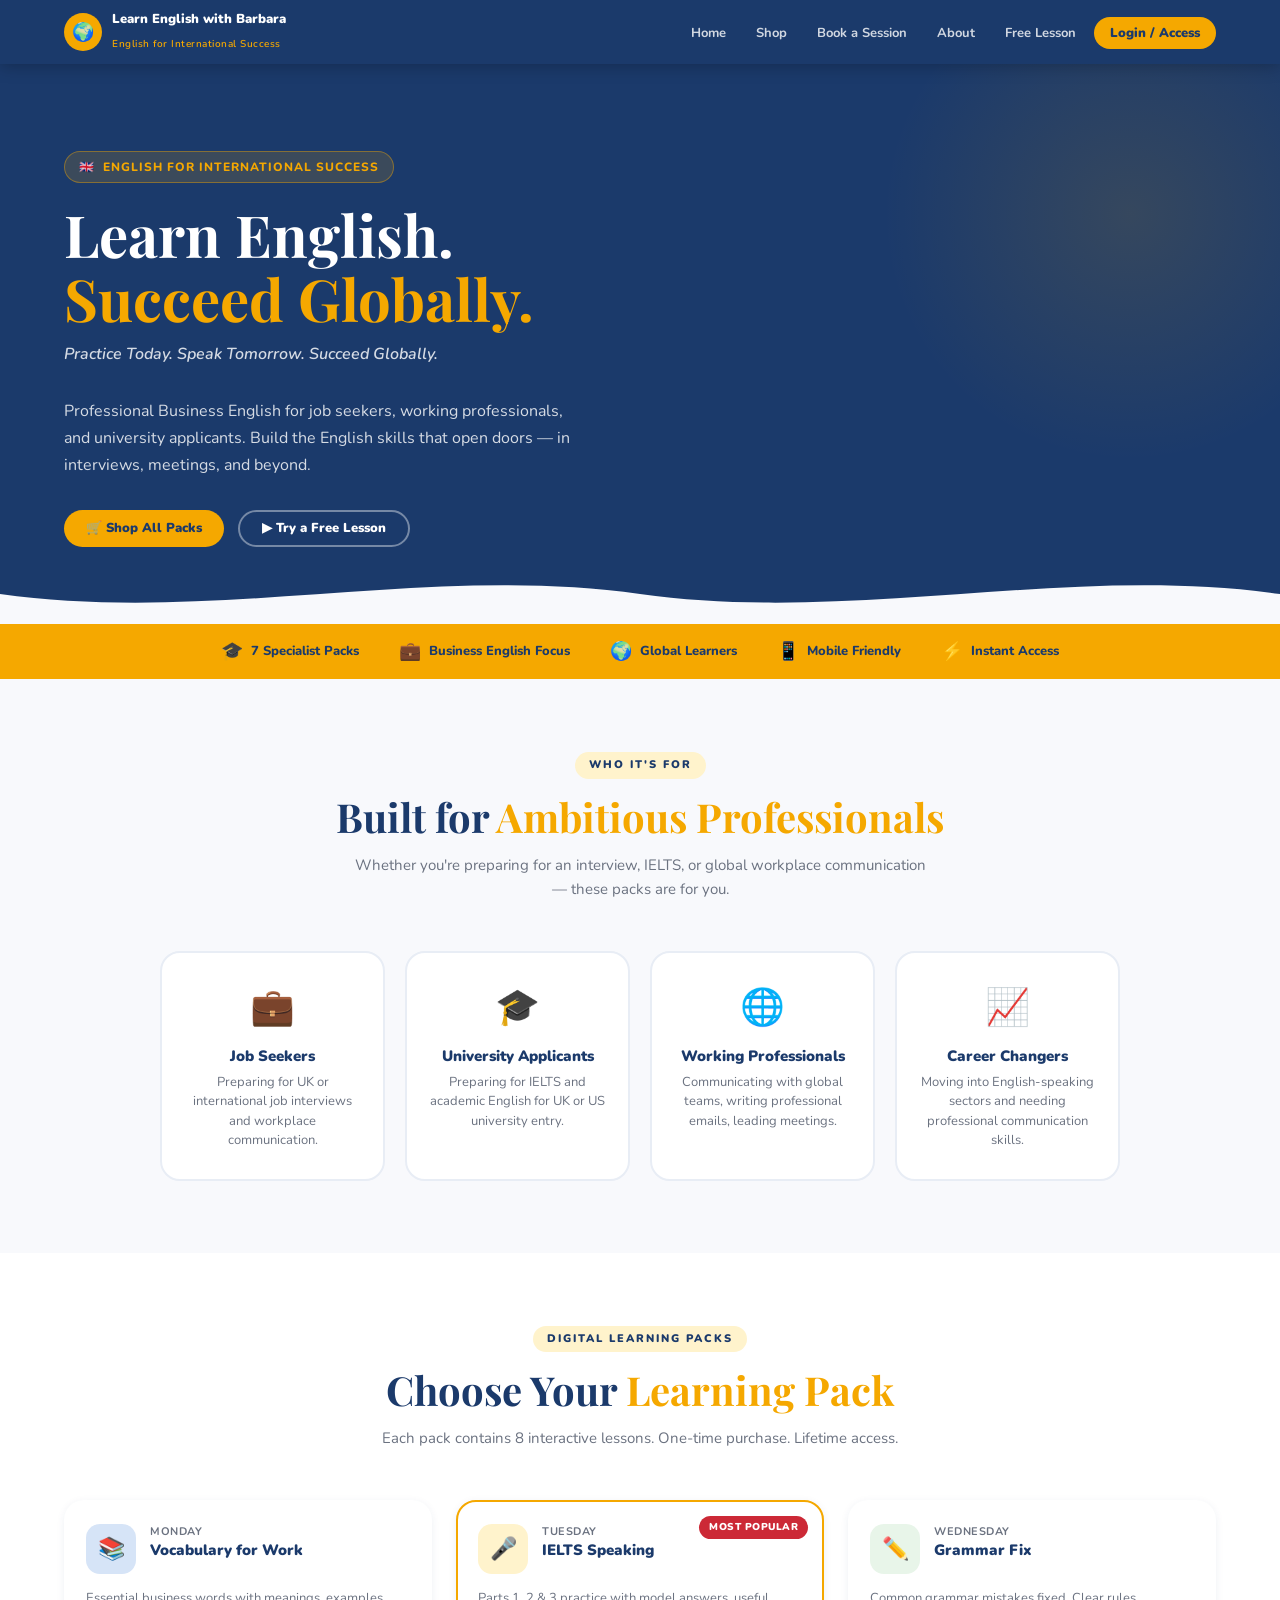
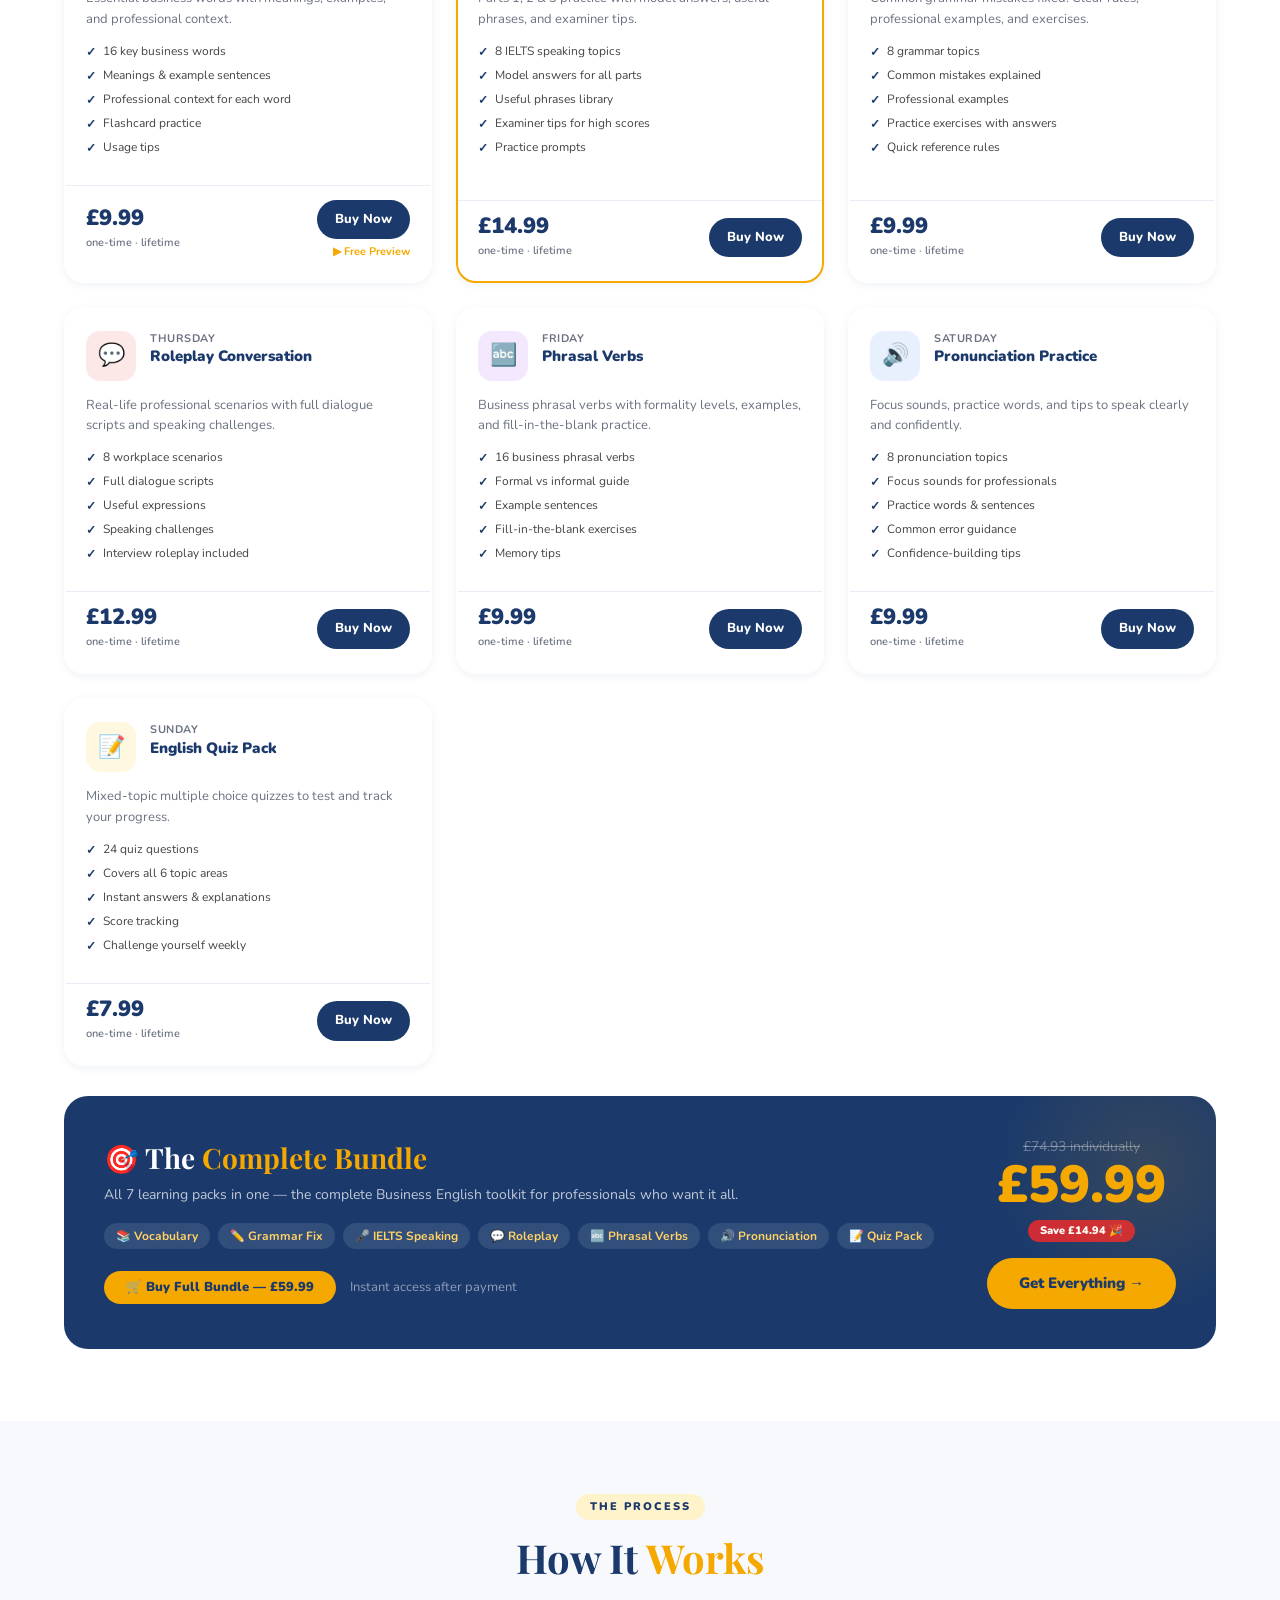
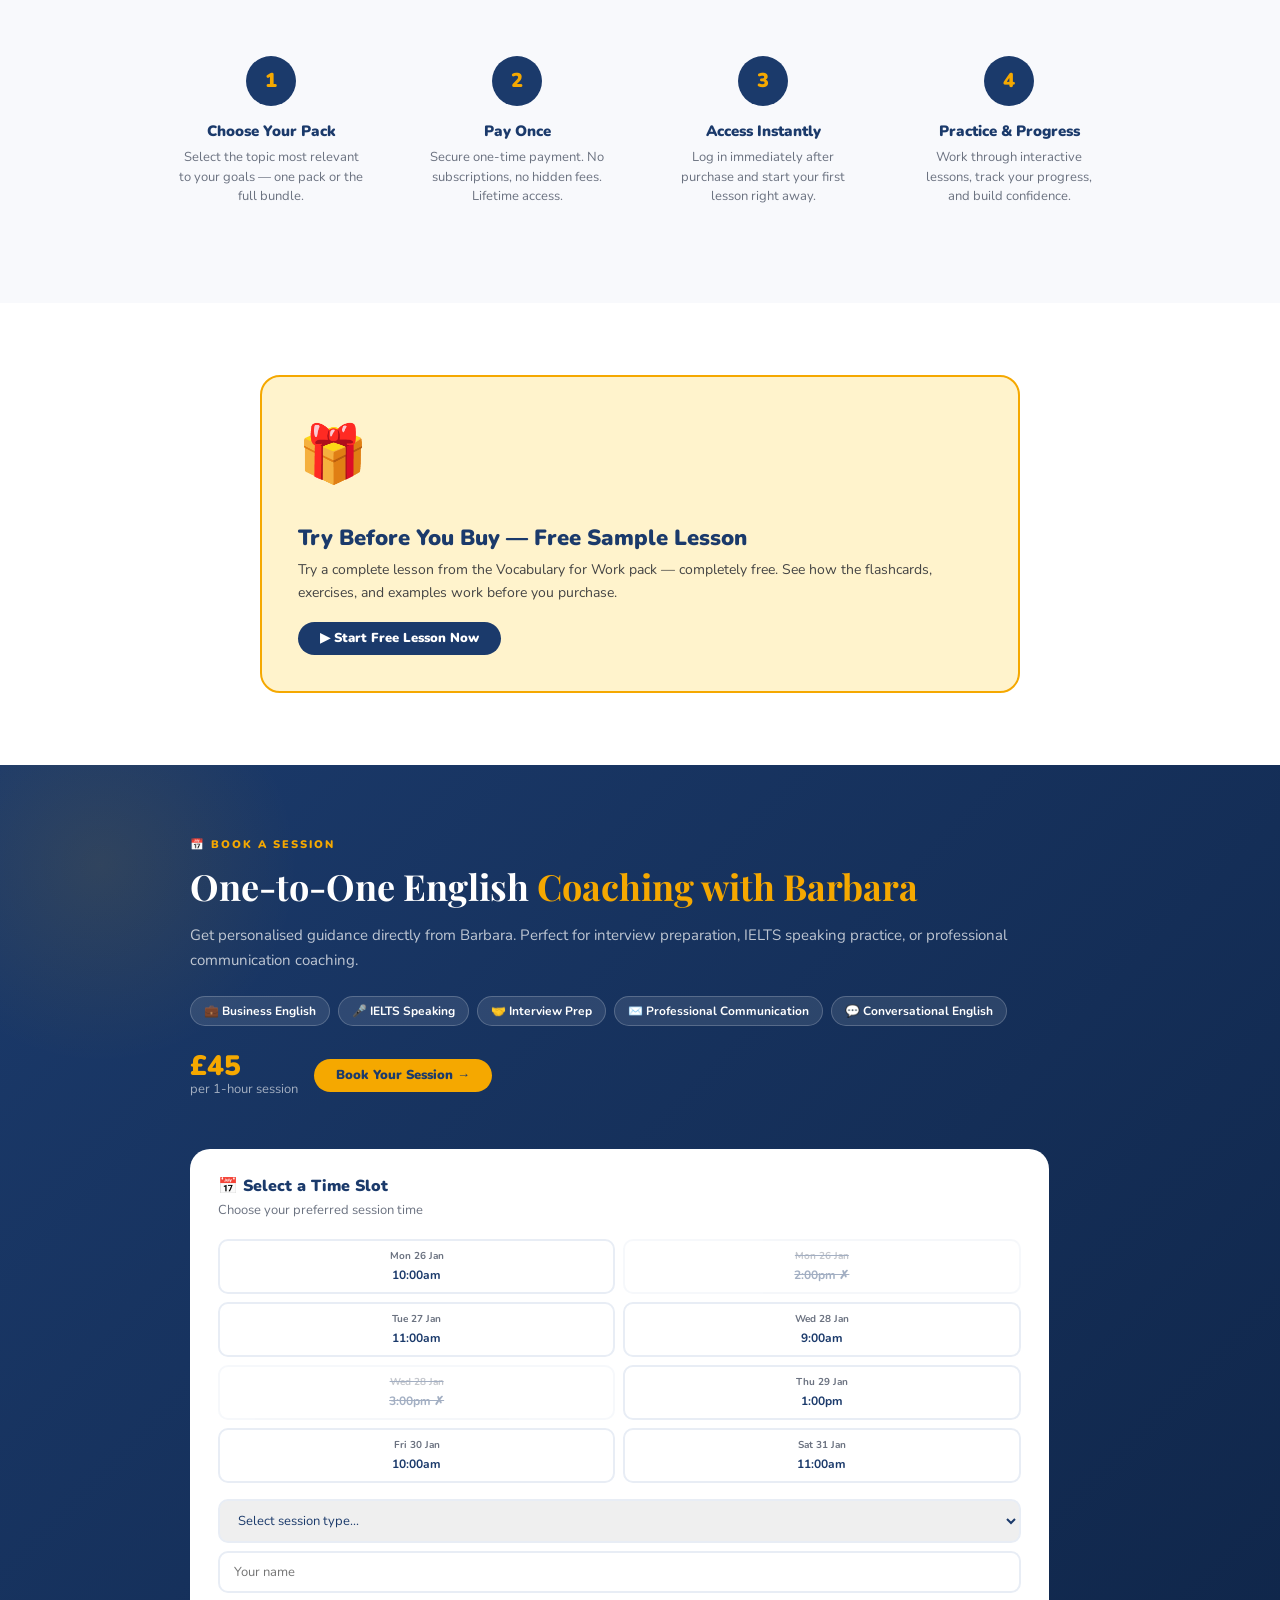
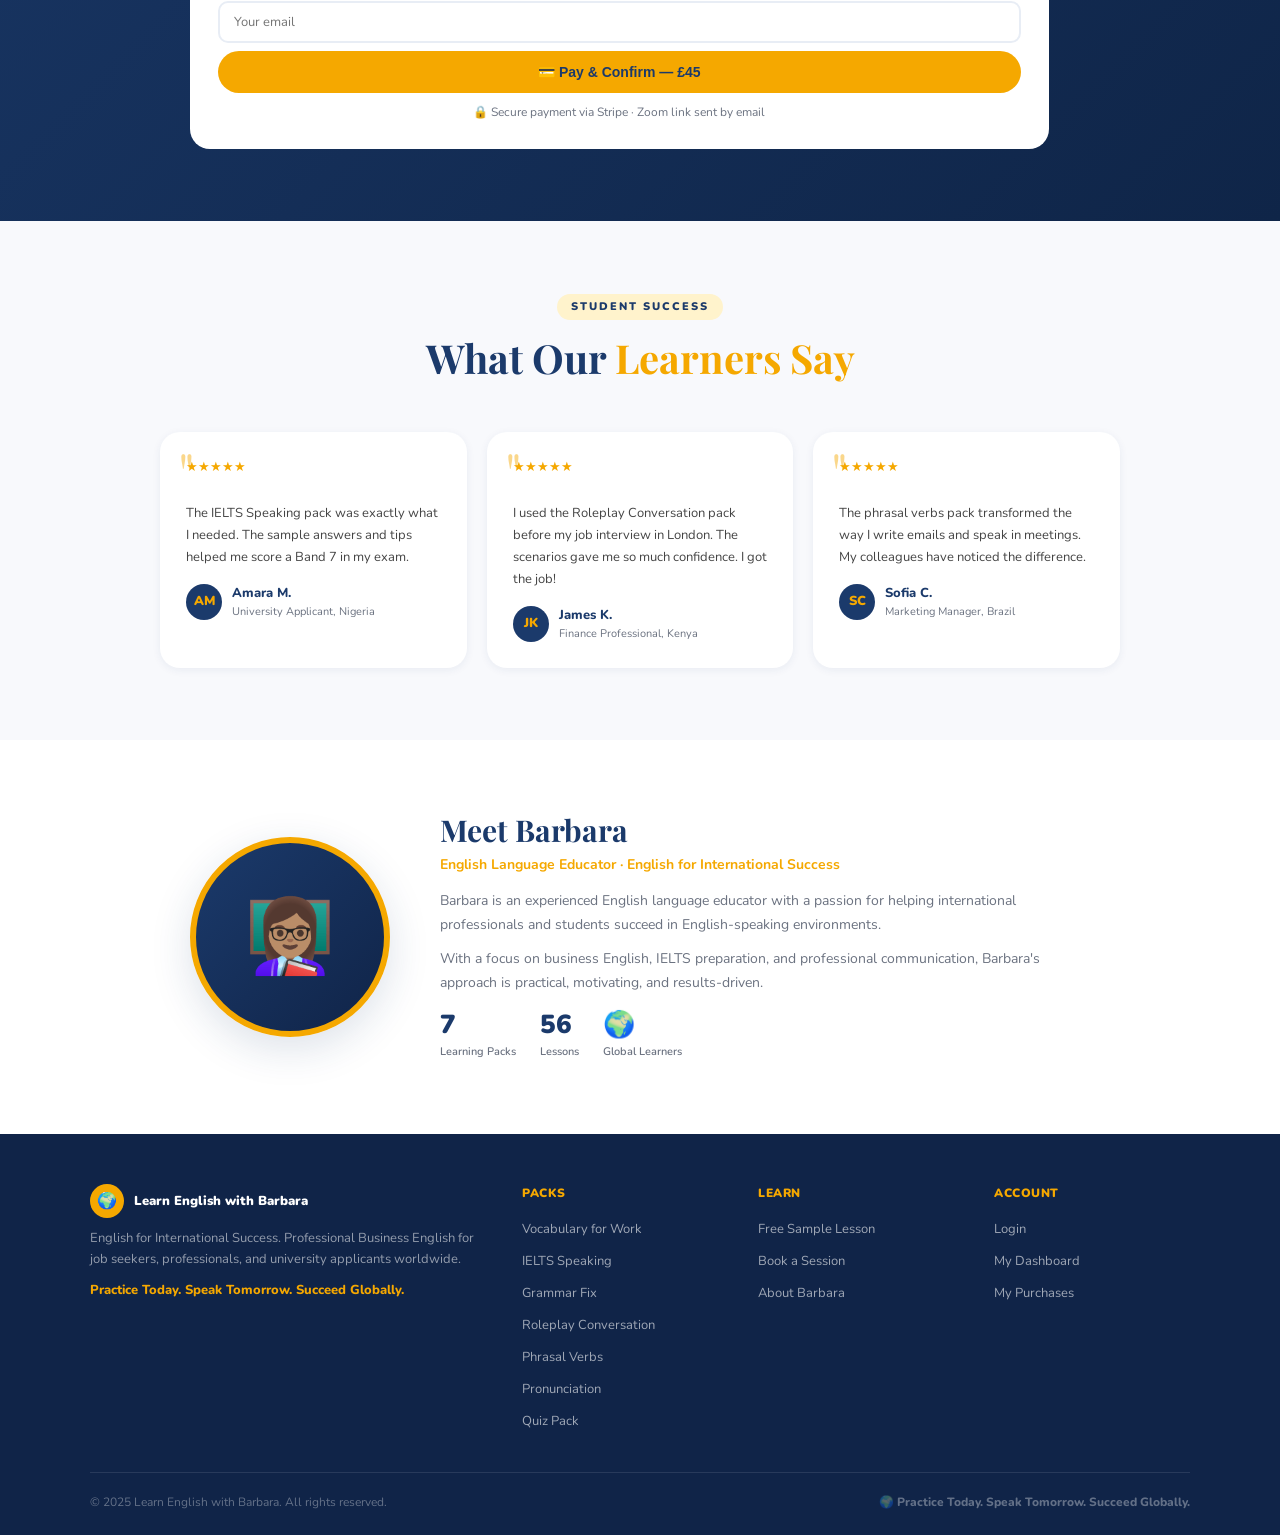
<file: index.html>
<!DOCTYPE html>
<html lang="en">
<head>
<meta charset="UTF-8">
<meta name="viewport" content="width=device-width, initial-scale=1.0">
<title>Learn English with Barbara</title>
<link rel="stylesheet" href="css/main.css">
<link rel="stylesheet" href="css/shop.css">
</head>
<body>

<!-- NAV -->
<nav class="top-nav">
  <a class="nav-logo" href="index.html">
    <div class="nav-globe">🌍</div>
    <div class="nav-brand">
      <strong>Learn English with Barbara</strong>
      <span>English for International Success</span>
    </div>
  </a>
  <ul class="nav-links">
    <li><a href="#home">Home</a></li>
    <li><a href="#products">Shop</a></li>
    <li><a href="#booking">Book a Session</a></li>
    <li><a href="#about">About</a></li>
    <li><a href="#free-lesson">Free Lesson</a></li>
    <li><a href="login.html" style="background:var(--gold);color:var(--navy);padding:7px 16px;border-radius:20px;font-weight:900;">Login / Access</a></li>
  </ul>
</nav>

<!-- HERO -->
<section class="hero" id="home">
  <div class="hero-bg"></div>
  <div class="hero-content">
    <div class="hero-badge">🇬🇧 &nbsp;English for International Success</div>
    <h1>Learn English.<br><span>Succeed Globally.</span></h1>
    <p class="hero-tagline">Practice Today. Speak Tomorrow. Succeed Globally.</p>
    <p>Professional Business English for job seekers, working professionals, and university applicants. Build the English skills that open doors — in interviews, meetings, and beyond.</p>
    <div class="hero-buttons">
      <a href="#products" class="btn btn-gold">🛒 Shop All Packs</a>
      <a href="#free-lesson" class="btn btn-outline-white">▶ Try a Free Lesson</a>
    </div>
  </div>
  <div class="hero-wave">
    <svg viewBox="0 0 1200 60" preserveAspectRatio="none" xmlns="http://www.w3.org/2000/svg">
      <path d="M0,30 C200,60 400,0 600,30 C800,60 1000,0 1200,30 L1200,60 L0,60 Z" fill="#F8F9FC"/>
    </svg>
  </div>
</section>

<!-- TRUST BAR -->
<div class="trust-bar">
  <div class="trust-item"><span class="icon">🎓</span> 7 Specialist Packs</div>
  <div class="trust-item"><span class="icon">💼</span> Business English Focus</div>
  <div class="trust-item"><span class="icon">🌍</span> Global Learners</div>
  <div class="trust-item"><span class="icon">📱</span> Mobile Friendly</div>
  <div class="trust-item"><span class="icon">⚡</span> Instant Access</div>
</div>

<!-- WHO IT'S FOR -->
<section class="section fade-up">
  <div class="container-md">
    <div class="section-header">
      <div class="section-label">Who It's For</div>
      <h2 class="section-title">Built for <span>Ambitious Professionals</span></h2>
      <p class="section-sub">Whether you're preparing for an interview, IELTS, or global workplace communication — these packs are for you.</p>
    </div>
    <div class="audience-grid">
      <div class="audience-card"><span class="audience-icon">💼</span><h3>Job Seekers</h3><p>Preparing for UK or international job interviews and workplace communication.</p></div>
      <div class="audience-card"><span class="audience-icon">🎓</span><h3>University Applicants</h3><p>Preparing for IELTS and academic English for UK or US university entry.</p></div>
      <div class="audience-card"><span class="audience-icon">🌐</span><h3>Working Professionals</h3><p>Communicating with global teams, writing professional emails, leading meetings.</p></div>
      <div class="audience-card"><span class="audience-icon">📈</span><h3>Career Changers</h3><p>Moving into English-speaking sectors and needing professional communication skills.</p></div>
    </div>
  </div>
</section>

<!-- PRODUCTS -->
<section class="section section-alt fade-up" id="products">
  <div class="container">
    <div class="section-header">
      <div class="section-label">Digital Learning Packs</div>
      <h2 class="section-title">Choose Your <span>Learning Pack</span></h2>
      <p class="section-sub">Each pack contains 8 interactive lessons. One-time purchase. Lifetime access.</p>
    </div>
    <div class="products-grid" id="products-grid"></div>

    <!-- Bundle -->
    <div class="bundle-card fade-up" style="margin-top:30px;">
      <div class="bundle-left">
        <h3>🎯 The <span>Complete Bundle</span></h3>
        <p>All 7 learning packs in one — the complete Business English toolkit for professionals who want it all.</p>
        <div class="bundle-tags">
          <span class="bundle-tag">📚 Vocabulary</span><span class="bundle-tag">✏️ Grammar Fix</span>
          <span class="bundle-tag">🎤 IELTS Speaking</span><span class="bundle-tag">💬 Roleplay</span>
          <span class="bundle-tag">🔤 Phrasal Verbs</span><span class="bundle-tag">🔊 Pronunciation</span>
          <span class="bundle-tag">📝 Quiz Pack</span>
        </div>
        <div style="display:flex;align-items:center;gap:14px;flex-wrap:wrap;">
          <a href="login.html" class="btn btn-gold">🛒 Buy Full Bundle — £59.99</a>
          <span style="color:rgba(255,255,255,0.5);font-size:13px;">Instant access after payment</span>
        </div>
      </div>
      <div class="bundle-right">
        <div class="bundle-price-old">£74.93 individually</div>
        <div class="bundle-price-new">£59.99</div>
        <div class="bundle-save-badge">Save £14.94 🎉</div>
        <a href="login.html" class="btn-bundle">Get Everything →</a>
      </div>
    </div>
  </div>
</section>

<!-- HOW IT WORKS -->
<section class="section fade-up">
  <div class="container-md">
    <div class="section-header">
      <div class="section-label">The Process</div>
      <h2 class="section-title">How It <span>Works</span></h2>
    </div>
    <div class="steps-grid">
      <div class="step-card"><div class="step-num">1</div><h3>Choose Your Pack</h3><p>Select the topic most relevant to your goals — one pack or the full bundle.</p></div>
      <div class="step-card"><div class="step-num">2</div><h3>Pay Once</h3><p>Secure one-time payment. No subscriptions, no hidden fees. Lifetime access.</p></div>
      <div class="step-card"><div class="step-num">3</div><h3>Access Instantly</h3><p>Log in immediately after purchase and start your first lesson right away.</p></div>
      <div class="step-card"><div class="step-num">4</div><h3>Practice & Progress</h3><p>Work through interactive lessons, track your progress, and build confidence.</p></div>
    </div>
  </div>
</section>

<!-- FREE LESSON -->
<section class="section section-alt fade-up" id="free-lesson">
  <div class="container-sm">
    <div class="free-lesson-box">
      <div class="free-lesson-icon">🎁</div>
      <div>
        <h3>Try Before You Buy — Free Sample Lesson</h3>
        <p>Try a complete lesson from the Vocabulary for Work pack — completely free. See how the flashcards, exercises, and examples work before you purchase.</p>
        <button class="btn btn-navy" onclick="openModal()">▶ Start Free Lesson Now</button>
      </div>
    </div>
  </div>
</section>

<!-- BOOKING -->
<section class="booking-section fade-up" id="booking">
  <div class="booking-inner">
    <div class="booking-left">
      <span class="label">📅 Book a Session</span>
      <h2>One-to-One English <span>Coaching with Barbara</span></h2>
      <p>Get personalised guidance directly from Barbara. Perfect for interview preparation, IELTS speaking practice, or professional communication coaching.</p>
      <div class="session-tags">
        <span class="session-tag">💼 Business English</span>
        <span class="session-tag">🎤 IELTS Speaking</span>
        <span class="session-tag">🤝 Interview Prep</span>
        <span class="session-tag">✉️ Professional Communication</span>
        <span class="session-tag">💬 Conversational English</span>
      </div>
      <div style="display:flex;align-items:center;gap:16px;flex-wrap:wrap;">
        <div>
          <div style="color:var(--gold);font-size:28px;font-weight:900;line-height:1;">£45</div>
          <div style="color:rgba(255,255,255,0.6);font-size:13px;">per 1-hour session</div>
        </div>
        <button class="btn btn-gold" onclick="document.getElementById('bookingName').focus()">Book Your Session →</button>
      </div>
    </div>
    <div class="booking-right">
      <h3>📅 Select a Time Slot</h3>
      <p class="sub">Choose your preferred session time</p>
      <div class="time-slots" id="timeSlots"></div>
      <select id="sessionType" class="booking-input" style="cursor:pointer;">
        <option value="">Select session type...</option>
        <option>Business English</option>
        <option>IELTS Speaking Practice</option>
        <option>Interview Preparation</option>
        <option>Professional Communication</option>
        <option>Conversational English</option>
      </select>
      <input type="text"  id="bookingName"  class="booking-input" placeholder="Your name">
      <input type="email" id="bookingEmail" class="booking-input" placeholder="Your email">
      <button class="btn-book" onclick="handleBooking()">💳 Pay & Confirm — £45</button>
      <p class="price-note">🔒 Secure payment via Stripe · Zoom link sent by email</p>
    </div>
  </div>
</section>

<!-- TESTIMONIALS -->
<section class="section fade-up">
  <div class="container-md">
    <div class="section-header">
      <div class="section-label">Student Success</div>
      <h2 class="section-title">What Our <span>Learners Say</span></h2>
    </div>
    <div class="testimonials-grid">
      <div class="testimonial-card"><div class="stars">★★★★★</div><p>The IELTS Speaking pack was exactly what I needed. The sample answers and tips helped me score a Band 7 in my exam.</p><div class="testimonial-author"><div class="testimonial-avatar">AM</div><div><div class="testimonial-name">Amara M.</div><div class="testimonial-role">University Applicant, Nigeria</div></div></div></div>
      <div class="testimonial-card"><div class="stars">★★★★★</div><p>I used the Roleplay Conversation pack before my job interview in London. The scenarios gave me so much confidence. I got the job!</p><div class="testimonial-author"><div class="testimonial-avatar">JK</div><div><div class="testimonial-name">James K.</div><div class="testimonial-role">Finance Professional, Kenya</div></div></div></div>
      <div class="testimonial-card"><div class="stars">★★★★★</div><p>The phrasal verbs pack transformed the way I write emails and speak in meetings. My colleagues have noticed the difference.</p><div class="testimonial-author"><div class="testimonial-avatar">SC</div><div><div class="testimonial-name">Sofia C.</div><div class="testimonial-role">Marketing Manager, Brazil</div></div></div></div>
    </div>
  </div>
</section>

<!-- ABOUT -->
<section class="section section-alt fade-up" id="about">
  <div class="about-inner">
    <div class="about-photo">👩🏽‍🏫</div>
    <div class="about-text">
      <h2>Meet Barbara</h2>
      <span class="about-title">English Language Educator · English for International Success</span>
      <p>Barbara is an experienced English language educator with a passion for helping international professionals and students succeed in English-speaking environments.</p>
      <p>With a focus on business English, IELTS preparation, and professional communication, Barbara's approach is practical, motivating, and results-driven.</p>
      <div class="about-stats">
        <div class="stat"><span class="num">7</span><span class="lbl">Learning Packs</span></div>
        <div class="stat"><span class="num">56</span><span class="lbl">Lessons</span></div>
        <div class="stat"><span class="num">🌍</span><span class="lbl">Global Learners</span></div>
      </div>
    </div>
  </div>
</section>

<!-- FOOTER -->
<footer>
  <div class="footer-grid">
    <div class="footer-brand">
      <div style="display:flex;align-items:center;gap:10px;margin-bottom:8px;">
        <div style="width:34px;height:34px;background:var(--gold);border-radius:50%;display:flex;align-items:center;justify-content:center;font-size:16px;">🌍</div>
        <span style="color:white;font-weight:900;font-size:13px;">Learn English with Barbara</span>
      </div>
      <p>English for International Success. Professional Business English for job seekers, professionals, and university applicants worldwide.</p>
      <p style="color:var(--gold);font-weight:800;">Practice Today. Speak Tomorrow. Succeed Globally.</p>
    </div>
    <div class="footer-col"><h4>Packs</h4><ul><li><a href="#">Vocabulary for Work</a></li><li><a href="#">IELTS Speaking</a></li><li><a href="#">Grammar Fix</a></li><li><a href="#">Roleplay Conversation</a></li><li><a href="#">Phrasal Verbs</a></li><li><a href="#">Pronunciation</a></li><li><a href="#">Quiz Pack</a></li></ul></div>
    <div class="footer-col"><h4>Learn</h4><ul><li><a href="#free-lesson">Free Sample Lesson</a></li><li><a href="#booking">Book a Session</a></li><li><a href="#about">About Barbara</a></li></ul></div>
    <div class="footer-col"><h4>Account</h4><ul><li><a href="login.html">Login</a></li><li><a href="login.html">My Dashboard</a></li><li><a href="login.html">My Purchases</a></li></ul></div>
  </div>
  <div class="footer-bottom">
    <p>© 2025 Learn English with Barbara. All rights reserved.</p>
    <p class="footer-motto">🌍 Practice Today. Speak Tomorrow. Succeed Globally.</p>
  </div>
</footer>

<!-- FREE LESSON MODAL -->
<div class="modal-overlay" id="modalOverlay" onclick="closeModal(event)">
  <div class="modal">
    <button class="modal-close" onclick="closeModal()">✕</button>
    <span class="modal-label">📚 Free Sample · Vocabulary for Work</span>
    <h2>Monday: Vocabulary for Work</h2>
    <div id="flashcardContainer"></div>
    <div class="fc-controls">
      <button class="btn btn-grey" onclick="prevCard()">← Previous</button>
      <button class="btn btn-gold" onclick="flipCard()">🔄 Reveal</button>
      <button class="btn btn-navy" onclick="nextCard()">Next →</button>
    </div>
    <div class="fc-progress" id="cardProgress"></div>
    <div id="exampleBox" class="example-box" style="margin-top:10px;"></div>
    <div style="margin-top:18px;text-align:center;">
      <a href="login.html" class="btn btn-gold">🛒 Get Full Pack — £9.99</a>
    </div>
  </div>
</div>

<script src="js/data.js"></script>
<script>
// ── PRODUCTS ────────────────────────────────────────────────────────────────
function renderProducts() {
  const grid = document.getElementById('products-grid');
  grid.innerHTML = PRODUCT_LIST.map(p => `
    <div class="product-card ${p.featured ? 'featured' : ''}">
      ${p.featured ? '<div class="featured-badge">Most Popular</div>' : ''}
      <div class="product-header">
        <div class="product-icon-wrap" style="background:${p.color}">${p.icon}</div>
        <div class="product-meta"><div class="product-day">${p.day}</div><h3>${p.name}</h3></div>
      </div>
      <div class="product-body">
        <p>${p.desc}</p>
        <ul class="product-features">${p.features.map(f=>`<li>${f}</li>`).join('')}</ul>
      </div>
      <div class="product-footer">
        <div class="product-price"><span class="amount">£${p.price}</span><span class="type">one-time · lifetime</span></div>
        <div style="display:flex;flex-direction:column;gap:5px;align-items:flex-end;">
          <a href="login.html" class="btn-buy">Buy Now</a>
          ${p.id === 'vocab' ? `<span onclick="openModal()" style="font-size:11px;color:var(--gold);cursor:pointer;font-weight:700;">▶ Free Preview</span>` : ''}
        </div>
      </div>
    </div>`).join('');
}

// ── BOOKING ──────────────────────────────────────────────────────────────────
let selectedSlot = null;

function renderSlots() {
  const container = document.getElementById('timeSlots');
  container.innerHTML = TIME_SLOTS.map((slot, i) => `
    <div class="slot ${slot.booked ? 'booked' : ''}" onclick="${slot.booked ? '' : `selectSlot(this, ${i})`}">
      <span class="day">${slot.day}</span>${slot.time}${slot.booked ? ' ✗' : ''}
    </div>`).join('');
}

function selectSlot(el, i) {
  document.querySelectorAll('.slot').forEach(s => s.classList.remove('active'));
  el.classList.add('active');
  selectedSlot = TIME_SLOTS[i];
}

function handleBooking() {
  const name  = document.getElementById('bookingName').value;
  const email = document.getElementById('bookingEmail').value;
  const type  = document.getElementById('sessionType').value;
  if (!name || !email || !type || !selectedSlot) { alert('Please fill in all fields and select a time slot.'); return; }
  alert(`✅ Booking Confirmed!\n\n👤 ${name}\n📧 ${email}\n📚 ${type}\n📅 ${selectedSlot.day} at ${selectedSlot.time}\n\n💳 Payment: £45 (Stripe integration coming soon)\n📹 Zoom link sent to your email.\n\nPractice Today. Succeed Globally. 🌍`);
}

// ── FREE LESSON MODAL ────────────────────────────────────────────────────────
const sampleCards = [
  { word:'COLLABORATE', pos:'Verb', meaning:'To work together with others to achieve a shared goal', example:'We collaborate with different teams to deliver the best results.' },
  { word:'PRIORITY',    pos:'Noun', meaning:'Something very important that should be done first', example:'Customer satisfaction is our top priority.' },
  { word:'IMPLEMENT',   pos:'Verb', meaning:'To put a plan or decision into action', example:'We will implement the new policy from next month.' },
  { word:'BENCHMARK',   pos:'Noun', meaning:'A standard used to measure performance or quality', example:'Our figures are well above the industry benchmark.' },
  { word:'FACILITATE',  pos:'Verb', meaning:'To make a process easier or help it happen smoothly', example:'The project manager will facilitate the team discussion.' },
];
let currentCard = 0, flipped = false;

function renderCard() {
  flipped = false;
  const c = sampleCards[currentCard];
  document.getElementById('flashcardContainer').innerHTML = `
    <div class="flashcard-scene" id="flashcard" onclick="flipCard()">
      <div class="flashcard-inner">
        <div class="flashcard-front"><div class="word">${c.word}</div><div class="pos">${c.pos}</div><div class="hint">Tap to reveal meaning →</div></div>
        <div class="flashcard-back"><div class="meaning">${c.meaning}</div><div class="example">"${c.example}"</div></div>
      </div>
    </div>`;
  document.getElementById('cardProgress').textContent = `Card ${currentCard + 1} of ${sampleCards.length}`;
  document.getElementById('exampleBox').innerHTML = `<strong>💡 Example:</strong> "${c.example}"`;
}

function flipCard() {
  flipped = !flipped;
  document.getElementById('flashcard').classList.toggle('flipped', flipped);
}
function nextCard() { currentCard = (currentCard + 1) % sampleCards.length; renderCard(); }
function prevCard() { currentCard = (currentCard - 1 + sampleCards.length) % sampleCards.length; renderCard(); }

function openModal() { renderCard(); document.getElementById('modalOverlay').classList.add('open'); document.body.style.overflow = 'hidden'; }
function closeModal(e) { if (!e || e.target === document.getElementById('modalOverlay') || !e.target) { document.getElementById('modalOverlay').classList.remove('open'); document.body.style.overflow = ''; } }

// ── SCROLL ANIMATIONS ────────────────────────────────────────────────────────
const observer = new IntersectionObserver(entries => entries.forEach(e => { if (e.isIntersecting) e.target.classList.add('visible'); }), { threshold: 0.1 });
document.querySelectorAll('.fade-up').forEach(el => observer.observe(el));

renderProducts();
renderSlots();
</script>
</body>
</html>
</file>
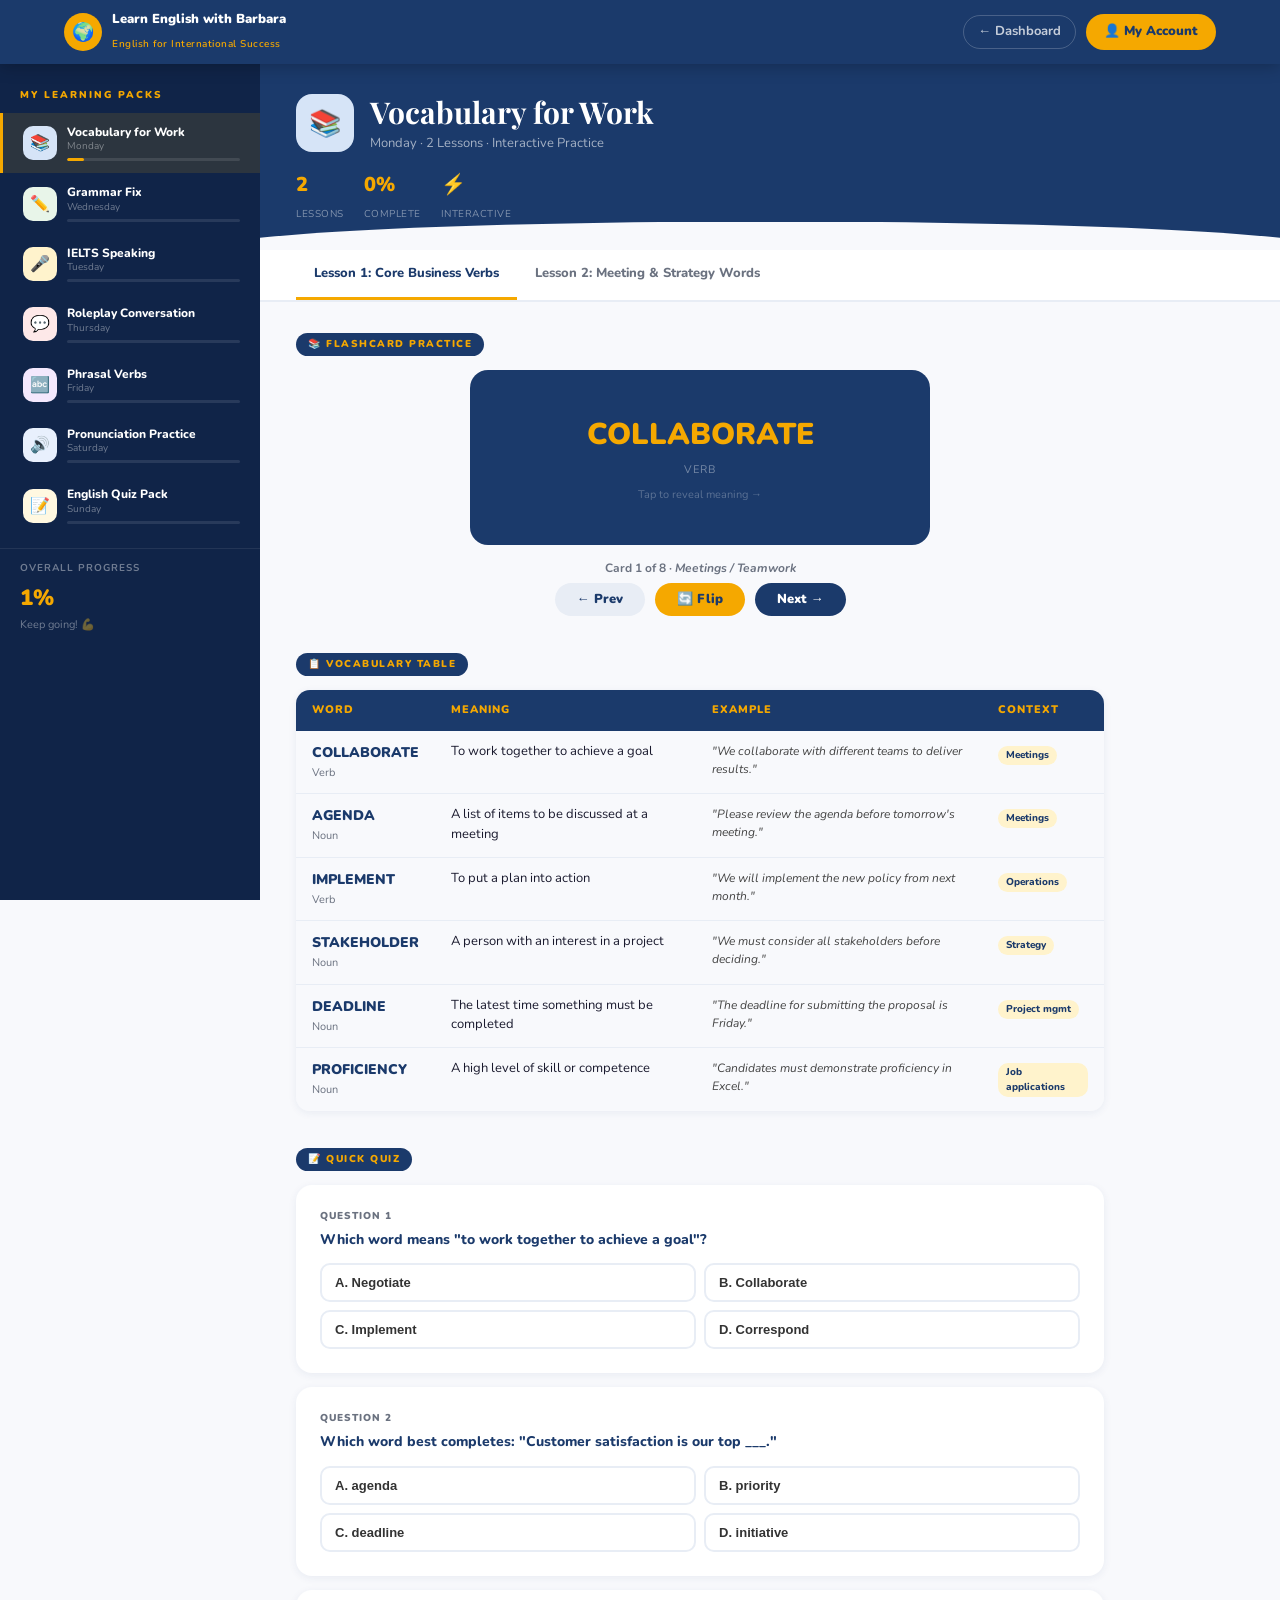
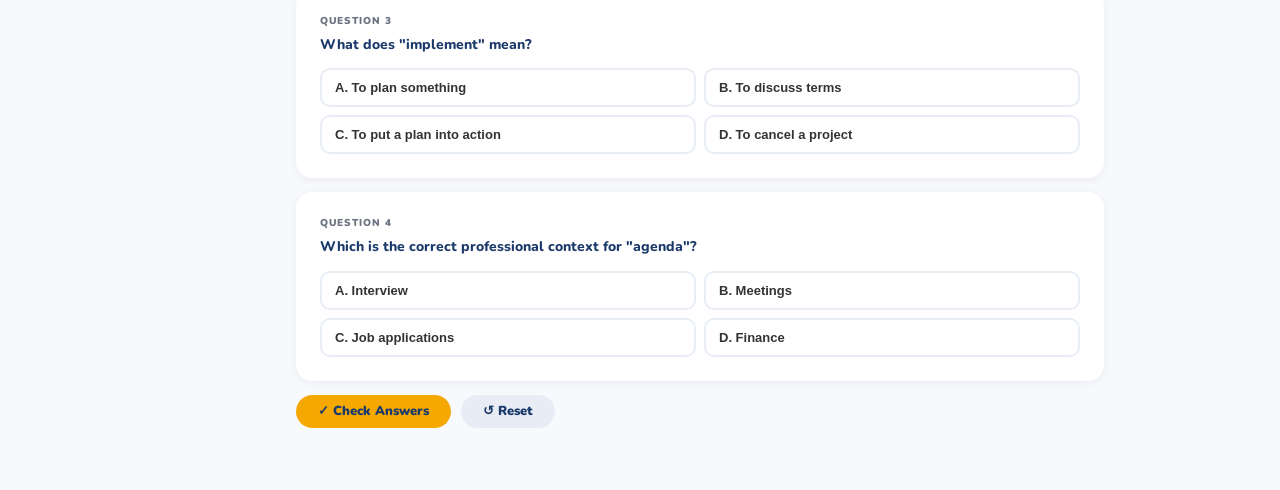
<file: app.html>
<!DOCTYPE html>
<html lang="en">
<head>
<meta charset="UTF-8">
<meta name="viewport" content="width=device-width, initial-scale=1.0">
<title>Learn English with Barbara</title>
<link rel="stylesheet" href="css/main.css">
<link rel="stylesheet" href="css/app.css">
</head>
<body>

<nav class="top-nav">
  <a class="nav-logo" href="index.html">
    <div class="nav-globe">🌍</div>
    <div class="nav-brand">
      <strong>Learn English with Barbara</strong>
      <span>English for International Success</span>
    </div>
  </a>
  <div style="display:flex;align-items:center;gap:10px;">
    <a href="login.html" class="btn-nav">← Dashboard</a>
    <a href="login.html" class="btn-nav-cta">👤 My Account</a>
  </div>
</nav>

<div class="app-layout">
  <aside class="sidebar">
    <span class="sidebar-title">My Learning Packs</span>
    <div id="sidebarNav"></div>
    <hr class="sidebar-divider">
    <div class="sidebar-overall">
      <span class="label">Overall Progress</span>
      <div class="sidebar-pct" id="sidebarOverallPct">0%</div>
      <div style="color:rgba(255,255,255,0.4);font-size:11px;margin-top:2px;">Keep going! 💪</div>
    </div>
  </aside>
  <main class="main-content" id="mainContent"></main>
</div>

<script src="js/data.js"></script>
<script src="js/lessons.js"></script>
<script>
  renderSidebar();
  loadPack('vocab');
</script>
</body>
</html>
</file>
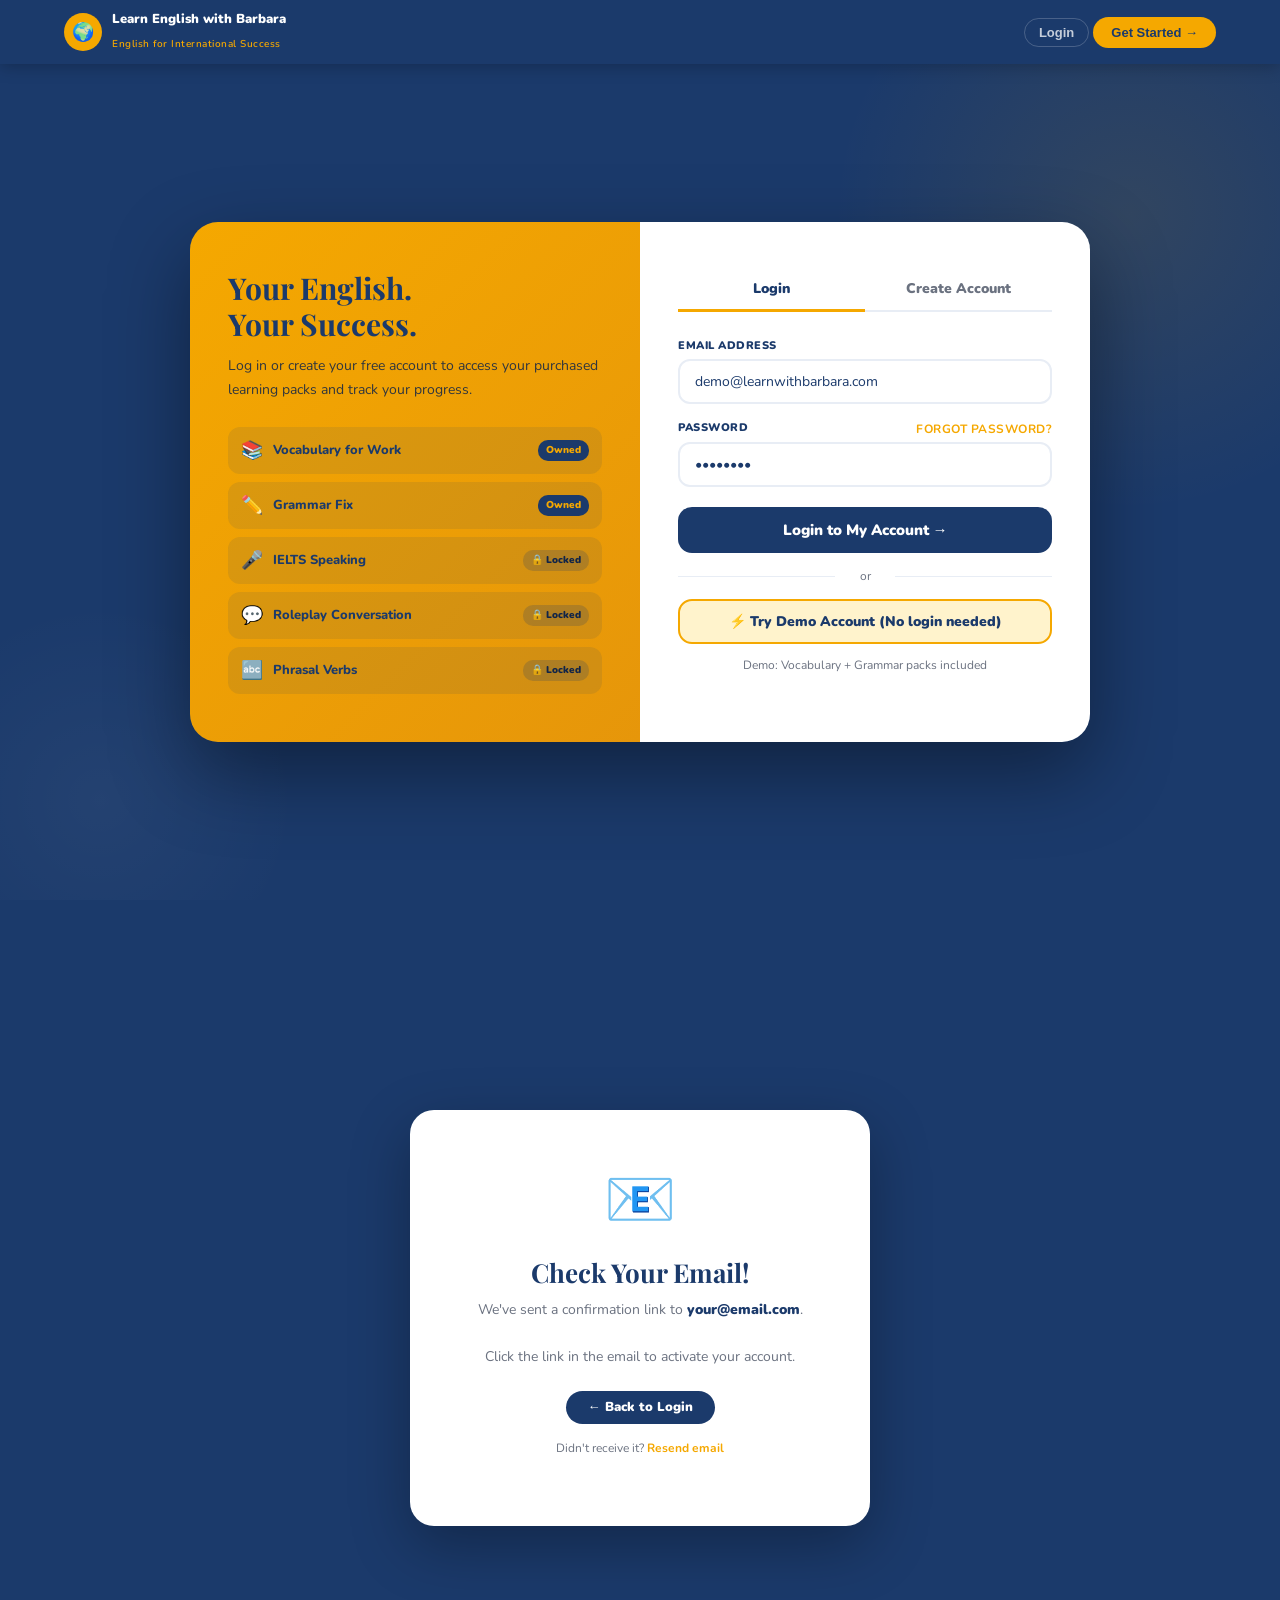
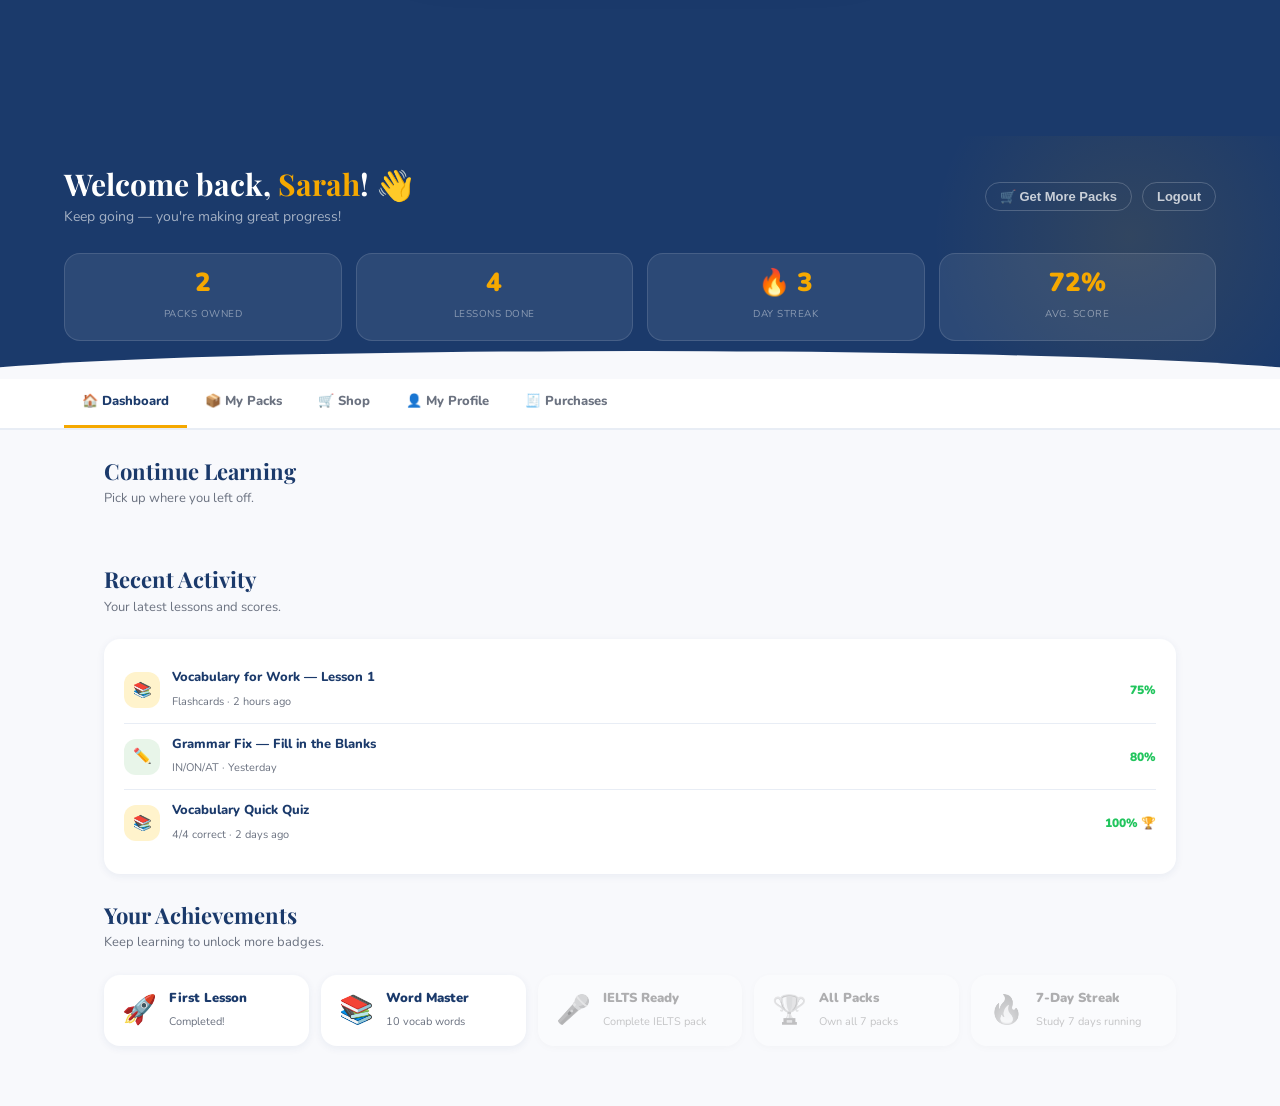
<file: login.html>
<!DOCTYPE html>
<html lang="en">
<head>
<meta charset="UTF-8">
<meta name="viewport" content="width=device-width, initial-scale=1.0">
<title>Learn English with Barbara</title>
<link rel="stylesheet" href="css/main.css">
<link rel="stylesheet" href="css/dashboard.css">
</head>
<body>

<nav class="top-nav">
  <a class="nav-logo" href="index.html">
    <div class="nav-globe">🌍</div>
    <div class="nav-brand">
      <strong>Learn English with Barbara</strong>
      <span>English for International Success</span>
    </div>
  </a>
  <div id="navActions">
    <button class="btn-nav" onclick="showAuthTab('login')">Login</button>
    <button class="btn-nav-cta" onclick="showAuthTab('register')">Get Started →</button>
  </div>
</nav>

<!-- ── LOGIN PAGE ── -->
<div class="page active" id="page-login">
  <div class="auth-page">
    <div class="auth-container">
      <div class="auth-left">
        <h2>Your English.<br>Your Success.</h2>
        <p>Log in or create your free account to access your purchased learning packs and track your progress.</p>
        <div class="auth-pack-list">
          <div class="auth-pack-item"><span class="icon">📚</span><span class="name">Vocabulary for Work</span><span class="status owned">Owned</span></div>
          <div class="auth-pack-item"><span class="icon">✏️</span><span class="name">Grammar Fix</span><span class="status owned">Owned</span></div>
          <div class="auth-pack-item"><span class="icon">🎤</span><span class="name">IELTS Speaking</span><span class="status locked">🔒 Locked</span></div>
          <div class="auth-pack-item"><span class="icon">💬</span><span class="name">Roleplay Conversation</span><span class="status locked">🔒 Locked</span></div>
          <div class="auth-pack-item"><span class="icon">🔤</span><span class="name">Phrasal Verbs</span><span class="status locked">🔒 Locked</span></div>
        </div>
      </div>
      <div class="auth-right">
        <div class="auth-tabs">
          <div class="auth-tab active" id="tab-login" onclick="showAuthTab('login')">Login</div>
          <div class="auth-tab" id="tab-register" onclick="showAuthTab('register')">Create Account</div>
        </div>
        <div class="auth-form active" id="form-login">
          <div class="form-group">
            <label class="form-label">Email Address</label>
            <input class="form-input" type="email" id="login-email" placeholder="your@email.com" value="demo@learnwithbarbara.com">
          </div>
          <div class="form-group">
            <label class="form-label">Password <span class="forgot-link" onclick="showForgot()">Forgot password?</span></label>
            <input class="form-input" type="password" id="login-password" placeholder="••••••••" value="demo1234">
          </div>
          <div class="error-msg" id="login-error"></div>
          <button class="btn-auth" onclick="handleLogin()">Login to My Account →</button>
          <div class="form-divider">or</div>
          <button class="btn-demo" onclick="loginDemo()">⚡ Try Demo Account (No login needed)</button>
          <p style="font-size:12px;color:var(--grey);text-align:center;margin-top:12px;">Demo: Vocabulary + Grammar packs included</p>
        </div>
        <div class="auth-form" id="form-register">
          <div class="form-row">
            <div class="form-group"><label class="form-label">First Name</label><input class="form-input" type="text" id="reg-fname" placeholder="First name"></div>
            <div class="form-group"><label class="form-label">Last Name</label><input class="form-input" type="text" id="reg-lname" placeholder="Last name"></div>
          </div>
          <div class="form-group"><label class="form-label">Email Address</label><input class="form-input" type="email" id="reg-email" placeholder="your@email.com"></div>
          <div class="form-group"><label class="form-label">Password</label><input class="form-input" type="password" id="reg-password" placeholder="Min. 8 characters"></div>
          <div class="form-group">
            <label class="form-label">I am primarily...</label>
            <select class="form-select" id="reg-goal">
              <option value="">Select your goal...</option>
              <option>A job seeker preparing for interviews</option>
              <option>A professional improving workplace English</option>
              <option>Preparing for IELTS / university application</option>
              <option>Improving business communication skills</option>
            </select>
          </div>
          <div class="error-msg" id="reg-error"></div>
          <div class="success-msg" id="reg-success">✅ Account created! Logging you in...</div>
          <button class="btn-auth" onclick="handleRegister()">Create My Account →</button>
          <p style="font-size:12px;color:var(--grey);text-align:center;margin-top:10px;">By registering you agree to our Terms & Privacy Policy.</p>
        </div>
      </div>
    </div>
  </div>
</div>

<!-- ── CONFIRM EMAIL PAGE ── -->
<div class="page" id="page-confirm">
  <div class="confirm-email-page">
    <div class="confirm-box">
      <span class="envelope">📧</span>
      <h2>Check Your Email!</h2>
      <p>We've sent a confirmation link to <span class="email-highlight" id="confirm-email-display">your@email.com</span>.<br><br>Click the link in the email to activate your account.</p>
      <button class="btn btn-navy" onclick="showPage('login')" style="margin:0 auto;">← Back to Login</button>
      <p style="font-size:12px;color:var(--grey);margin-top:14px;">Didn't receive it? <span style="color:var(--gold);cursor:pointer;font-weight:700;" onclick="alert('Resend email — integration coming soon!')">Resend email</span></p>
    </div>
  </div>
</div>

<!-- ── DASHBOARD ── -->
<div class="page" id="page-dashboard">
  <div class="dashboard">
    <div class="dash-hero">
      <div class="dash-welcome">
        <div>
          <h1>Welcome back, <span id="dash-username">Sarah</span>! 👋</h1>
          <p class="sub">Keep going — you're making great progress!</p>
        </div>
        <div class="dash-actions">
          <button class="btn-nav" onclick="showDashTab('shop')">🛒 Get More Packs</button>
          <button class="btn-nav" onclick="handleLogout()">Logout</button>
        </div>
      </div>
      <div class="dash-stats">
        <div class="dash-stat"><span class="num" id="stat-packs">2</span><span class="lbl">Packs Owned</span></div>
        <div class="dash-stat"><span class="num" id="stat-lessons">4</span><span class="lbl">Lessons Done</span></div>
        <div class="dash-stat"><span class="num" id="stat-streak">🔥 3</span><span class="lbl">Day Streak</span></div>
        <div class="dash-stat"><span class="num" id="stat-score">72%</span><span class="lbl">Avg. Score</span></div>
      </div>
    </div>

    <div class="dash-nav">
      <div class="dash-nav-tab active" onclick="showDashTab('home')">🏠 Dashboard</div>
      <div class="dash-nav-tab" onclick="showDashTab('packs')">📦 My Packs</div>
      <div class="dash-nav-tab" onclick="showDashTab('shop')">🛒 Shop</div>
      <div class="dash-nav-tab" onclick="showDashTab('profile')">👤 My Profile</div>
      <div class="dash-nav-tab" onclick="showDashTab('purchases')">🧾 Purchases</div>
    </div>

    <div class="dash-body">

      <!-- HOME -->
      <div class="dash-sub-page active" id="dashtab-home">
        <div style="margin-bottom:26px;">
          <h2 class="dash-section-title">Continue Learning</h2>
          <p class="dash-section-sub">Pick up where you left off.</p>
          <div class="packs-grid" id="owned-packs-grid"></div>
        </div>
        <div style="margin-bottom:26px;">
          <h2 class="dash-section-title">Recent Activity</h2>
          <p class="dash-section-sub">Your latest lessons and scores.</p>
          <div class="activity-list">
            <div class="activity-item"><div class="activity-icon" style="background:var(--gold-pale);">📚</div><div style="flex:1;"><span class="activity-title">Vocabulary for Work — Lesson 1</span><span class="activity-sub">Flashcards · 2 hours ago</span></div><div class="activity-score">75%</div></div>
            <div class="activity-item"><div class="activity-icon" style="background:#E8F5E9;">✏️</div><div style="flex:1;"><span class="activity-title">Grammar Fix — Fill in the Blanks</span><span class="activity-sub">IN/ON/AT · Yesterday</span></div><div class="activity-score">80%</div></div>
            <div class="activity-item"><div class="activity-icon" style="background:var(--gold-pale);">📚</div><div style="flex:1;"><span class="activity-title">Vocabulary Quick Quiz</span><span class="activity-sub">4/4 correct · 2 days ago</span></div><div class="activity-score">100% 🏆</div></div>
          </div>
        </div>
        <div>
          <h2 class="dash-section-title">Your Achievements</h2>
          <p class="dash-section-sub">Keep learning to unlock more badges.</p>
          <div class="badges-row">
            <div class="badge"><div class="badge-icon">🚀</div><div><span class="badge-title">First Lesson</span><span class="badge-sub">Completed!</span></div></div>
            <div class="badge"><div class="badge-icon">📚</div><div><span class="badge-title">Word Master</span><span class="badge-sub">10 vocab words</span></div></div>
            <div class="badge locked-badge"><div class="badge-icon">🎤</div><div><span class="badge-title">IELTS Ready</span><span class="badge-sub">Complete IELTS pack</span></div></div>
            <div class="badge locked-badge"><div class="badge-icon">🏆</div><div><span class="badge-title">All Packs</span><span class="badge-sub">Own all 7 packs</span></div></div>
            <div class="badge locked-badge"><div class="badge-icon">🔥</div><div><span class="badge-title">7-Day Streak</span><span class="badge-sub">Study 7 days running</span></div></div>
          </div>
        </div>
      </div>

      <!-- PACKS -->
      <div class="dash-sub-page" id="dashtab-packs">
        <h2 class="dash-section-title">My Learning Packs</h2>
        <p class="dash-section-sub">All packs you own. Click to start or continue.</p>
        <div class="packs-grid" id="all-packs-grid"></div>
      </div>

      <!-- SHOP -->
      <div class="dash-sub-page" id="dashtab-shop">
        <h2 class="dash-section-title">Get More Packs</h2>
        <p class="dash-section-sub">Unlock more topics to boost your Business English.</p>
        <div class="purchase-banner">
          <div class="purchase-banner-left">
            <h3>Get the <span>Full Bundle</span> — Best Value</h3>
            <p>All 7 packs in one. Complete Business English from vocabulary to IELTS, roleplay, pronunciation, and weekly quizzes.</p>
            <div class="bundle-price-tag">
              <span class="old">£74.93</span><span class="new">£59.99</span><span class="save">Save £14.94</span>
            </div>
            <button class="btn btn-gold" onclick="openStripe('Full Bundle — All 7 Packs','59.99')">🛒 Buy Full Bundle →</button>
          </div>
        </div>
        <div class="packs-grid" id="shop-packs-grid"></div>
      </div>

      <!-- PROFILE -->
      <div class="dash-sub-page" id="dashtab-profile">
        <div class="profile-section">
          <div class="profile-header">
            <div class="profile-avatar">👩🏽</div>
            <div>
              <span class="profile-name" id="profile-name">Sarah Johnson</span>
              <span class="profile-email" id="profile-email">sarah@email.com</span>
              <span class="member-since">⭐ Member since January 2025</span>
            </div>
            <button class="btn btn-outline" style="margin-left:auto;" onclick="saveProfile()">Save Changes</button>
          </div>
          <div class="profile-grid">
            <div class="profile-field"><label>First Name</label><input type="text" id="pf-fname" value="Sarah"></div>
            <div class="profile-field"><label>Last Name</label><input type="text" id="pf-lname" value="Johnson"></div>
            <div class="profile-field"><label>Email Address</label><input type="email" id="pf-email" value="sarah@email.com"></div>
            <div class="profile-field"><label>Country</label><input type="text" id="pf-country" value="United Kingdom"></div>
            <div class="profile-field" style="grid-column:1/-1;"><label>Learning Goal</label><input type="text" id="pf-goal" value="Preparing for UK job interviews and improving professional communication"></div>
          </div>
          <div class="profile-actions">
            <button class="btn btn-outline" onclick="alert('Change password — email integration coming soon!')">🔑 Change Password</button>
            <button class="btn btn-red" onclick="confirmDeleteAccount()">🗑️ Delete Account</button>
          </div>
        </div>
      </div>

      <!-- PURCHASES -->
      <div class="dash-sub-page" id="dashtab-purchases">
        <h2 class="dash-section-title">Purchase History</h2>
        <p class="dash-section-sub">All your payments and active licences.</p>
        <div class="payment-history" id="purchase-list"></div>
      </div>

    </div>
  </div>
</div>

<!-- STRIPE MODAL -->
<div class="stripe-modal" id="stripeModal">
  <div class="stripe-box">
    <button class="stripe-close" onclick="closeStripe()">✕</button>
    <h3 id="stripe-title">Complete Purchase</h3>
    <span class="stripe-sub" id="stripe-desc">One-time payment · Instant access · Lifetime licence</span>
    <div class="stripe-amount"><span class="amount" id="stripe-amount">£9.99</span><span class="type">One-time · No subscription</span></div>
    <div id="stripe-form-view">
      <div class="stripe-field"><label>Cardholder Name</label><input type="text" id="card-name" placeholder="Name on card"></div>
      <div class="stripe-field"><label>Card Number</label><input type="text" id="card-num" placeholder="1234 5678 9012 3456" maxlength="19" oninput="formatCard(this)"></div>
      <div class="stripe-card-row">
        <div class="stripe-field"><label>Expiry</label><input type="text" id="card-exp" placeholder="MM / YY" maxlength="7" oninput="formatExpiry(this)"></div>
        <div class="stripe-field"><label>CVC</label><input type="text" id="card-cvc" placeholder="123" maxlength="3"></div>
      </div>
      <div class="stripe-secure">🔒 Secured by Stripe · 256-bit SSL encryption</div>
      <button class="btn-pay" onclick="processPayment()">Pay <span id="pay-amount">£9.99</span> →</button>
    </div>
    <div class="payment-processing" id="payment-processing"><div class="spinner"></div><p style="color:var(--grey);font-size:14px;font-weight:700;">Processing securely...</p></div>
    <div class="payment-success" id="payment-success">
      <span class="success-check">✅</span>
      <h3 style="font-family:'Playfair Display',serif;color:var(--navy);font-size:22px;margin-bottom:8px;">Payment Confirmed!</h3>
      <p style="color:var(--grey);font-size:13px;margin-bottom:18px;">Your pack is unlocked. Start learning now!</p>
      <button class="btn btn-gold" style="margin:0 auto;" onclick="afterPayment()">Start Learning Now →</button>
    </div>
  </div>
</div>

<script src="js/data.js"></script>
<script src="js/auth.js"></script>
<script src="js/dashboard.js"></script>
<script src="js/stripe.js"></script>
<script>initAuth();</script>
</body>
</html>
</file>
<file: css/main.css>
/* ══════════════════════════════════════════════
   LEARN ENGLISH WITH BARBARA
   main.css — Shared styles, variables, nav, buttons
   ══════════════════════════════════════════════ */

@import url('https://fonts.googleapis.com/css2?family=Playfair+Display:wght@700;900&family=Nunito:wght@400;600;700;800;900&display=swap');

/* ── VARIABLES ── */
:root {
  --navy:       #1B3A6B;
  --navy-dark:  #102448;
  --gold:       #F5A800;
  --gold-light: #FFD166;
  --gold-pale:  #FFF3CC;
  --red:        #CC2936;
  --white:      #FFFFFF;
  --off-white:  #F8F9FC;
  --grey:       #6B7280;
  --light-grey: #E8EDF5;
  --green:      #22C55E;
  --green-pale: #DCFCE7;

  --font-display: 'Playfair Display', serif;
  --font-body:    'Nunito', sans-serif;

  --radius-sm:  8px;
  --radius-md:  14px;
  --radius-lg:  20px;
  --radius-xl:  28px;

  --shadow-sm:  0 2px 8px rgba(27,58,107,0.07);
  --shadow-md:  0 4px 20px rgba(27,58,107,0.1);
  --shadow-lg:  0 12px 40px rgba(27,58,107,0.15);
}

/* ── RESET ── */
*, *::before, *::after { margin: 0; padding: 0; box-sizing: border-box; }
html { scroll-behavior: smooth; }
body {
  font-family: var(--font-body);
  background: var(--off-white);
  color: #1a1a2e;
  overflow-x: hidden;
  line-height: 1.5;
}
img { max-width: 100%; display: block; }
a { text-decoration: none; }

/* ── TYPOGRAPHY ── */
h1, h2, h3 { line-height: 1.2; }
.display-font { font-family: var(--font-display); }

/* ── TOP NAV ── */
.top-nav {
  background: var(--navy);
  padding: 0 5%;
  display: flex;
  align-items: center;
  justify-content: space-between;
  height: 64px;
  position: sticky;
  top: 0;
  z-index: 200;
  box-shadow: 0 2px 16px rgba(0,0,0,0.25);
}

.nav-logo {
  display: flex;
  align-items: center;
  gap: 10px;
  cursor: pointer;
  text-decoration: none;
}

.nav-globe {
  width: 38px; height: 38px;
  background: var(--gold);
  border-radius: 50%;
  display: flex;
  align-items: center;
  justify-content: center;
  font-size: 18px;
  flex-shrink: 0;
}

.nav-brand strong { display: block; color: white; font-size: 13px; font-weight: 900; }
.nav-brand span   { color: var(--gold); font-size: 10px; font-weight: 600; letter-spacing: 0.5px; }

.nav-links {
  display: flex;
  align-items: center;
  gap: 6px;
  list-style: none;
}

.nav-links a {
  color: rgba(255,255,255,0.8);
  font-size: 13px;
  font-weight: 700;
  padding: 6px 12px;
  border-radius: 20px;
  transition: all 0.2s;
}
.nav-links a:hover { color: var(--gold); background: rgba(255,255,255,0.07); }

.nav-actions { display: flex; align-items: center; gap: 10px; }

/* ── BUTTONS ── */
.btn {
  display: inline-flex;
  align-items: center;
  gap: 7px;
  font-family: var(--font-body);
  font-weight: 900;
  font-size: 13px;
  padding: 10px 22px;
  border-radius: 25px;
  border: none;
  cursor: pointer;
  transition: all 0.25s;
  text-decoration: none;
  line-height: 1;
}

.btn-gold    { background: var(--gold); color: var(--navy); }
.btn-gold:hover { background: var(--gold-light); transform: translateY(-1px); box-shadow: 0 6px 18px rgba(245,168,0,0.35); }

.btn-navy    { background: var(--navy); color: white; }
.btn-navy:hover { background: var(--navy-dark); transform: translateY(-1px); }

.btn-outline { background: transparent; color: var(--navy); border: 2px solid var(--navy); }
.btn-outline:hover { background: var(--navy); color: white; }

.btn-outline-white { background: transparent; color: white; border: 2px solid rgba(255,255,255,0.4); }
.btn-outline-white:hover { border-color: white; background: rgba(255,255,255,0.08); transform: translateY(-1px); }

.btn-grey  { background: var(--light-grey); color: var(--navy); }
.btn-grey:hover { background: #d1d9e8; }

.btn-red   { background: #FEE2E2; color: var(--red); }
.btn-red:hover { background: var(--red); color: white; }

.btn-nav {
  color: rgba(255,255,255,0.75);
  font-size: 13px;
  font-weight: 700;
  padding: 6px 14px;
  border-radius: 20px;
  border: 1px solid rgba(255,255,255,0.2);
  background: none;
  cursor: pointer;
  transition: all 0.2s;
}
.btn-nav:hover { color: var(--gold); border-color: var(--gold); }

.btn-nav-cta {
  background: var(--gold);
  color: var(--navy);
  font-weight: 900;
  font-size: 13px;
  padding: 8px 18px;
  border-radius: 20px;
  border: none;
  cursor: pointer;
  transition: all 0.2s;
}
.btn-nav-cta:hover { background: var(--gold-light); }

/* ── SECTION LAYOUT ── */
.section         { padding: 72px 5%; }
.section-alt     { background: var(--white); }
.section-navy    { background: var(--navy); }
.section-gold    { background: var(--gold); }
.container       { max-width: 1200px; margin: 0 auto; }
.container-sm    { max-width: 760px;  margin: 0 auto; }
.container-md    { max-width: 960px;  margin: 0 auto; }

.section-header  { text-align: center; margin-bottom: 50px; }

.section-label {
  display: inline-block;
  background: var(--gold-pale);
  color: var(--navy);
  font-size: 11px;
  font-weight: 900;
  letter-spacing: 2px;
  text-transform: uppercase;
  padding: 5px 14px;
  border-radius: 20px;
  margin-bottom: 14px;
}

.section-title {
  font-family: var(--font-display);
  font-size: clamp(26px, 4vw, 40px);
  color: var(--navy);
  margin-bottom: 12px;
}
.section-title span { color: var(--gold); }

.section-sub {
  color: var(--grey);
  font-size: 15px;
  max-width: 580px;
  margin: 0 auto;
  line-height: 1.6;
}

/* ── CARDS ── */
.card {
  background: white;
  border-radius: var(--radius-lg);
  box-shadow: var(--shadow-sm);
  border: 2px solid transparent;
  transition: all 0.3s;
}
.card:hover { box-shadow: var(--shadow-lg); }

/* ── UTILITIES ── */
.gold-text  { color: var(--gold); }
.navy-text  { color: var(--navy); }
.grey-text  { color: var(--grey); }
.bold-900   { font-weight: 900; }
.italic     { font-style: italic; }
.text-center { text-align: center; }
.flex-center { display: flex; align-items: center; justify-content: center; }
.gap-8  { gap: 8px; }
.gap-12 { gap: 12px; }
.gap-16 { gap: 16px; }
.gap-20 { gap: 20px; }
.mb-8  { margin-bottom: 8px; }
.mb-16 { margin-bottom: 16px; }
.mb-24 { margin-bottom: 24px; }

/* ── SCROLL ANIMATION ── */
.fade-up {
  opacity: 0;
  transform: translateY(24px);
  transition: opacity 0.5s ease, transform 0.5s ease;
}
.fade-up.visible { opacity: 1; transform: translateY(0); }

/* ── FOOTER ── */
footer {
  background: var(--navy-dark);
  color: white;
  padding: 50px 5% 24px;
}

.footer-grid {
  display: grid;
  grid-template-columns: 2fr 1fr 1fr 1fr;
  gap: 40px;
  max-width: 1100px;
  margin: 0 auto;
  padding-bottom: 40px;
  border-bottom: 1px solid rgba(255,255,255,0.1);
}

.footer-brand p  { color: rgba(255,255,255,0.55); font-size: 13px; line-height: 1.6; margin: 10px 0; }
.footer-col h4   { color: var(--gold); font-size: 12px; font-weight: 900; letter-spacing: 0.5px; text-transform: uppercase; margin-bottom: 14px; }
.footer-col ul   { list-style: none; display: flex; flex-direction: column; gap: 8px; }
.footer-col li a { color: rgba(255,255,255,0.6); font-size: 13px; transition: color 0.2s; }
.footer-col li a:hover { color: var(--gold); }

.footer-bottom {
  max-width: 1100px;
  margin: 20px auto 0;
  display: flex;
  justify-content: space-between;
  align-items: center;
  flex-wrap: wrap;
  gap: 10px;
}
.footer-bottom p     { color: rgba(255,255,255,0.35); font-size: 12px; }
.footer-motto        { color: var(--gold); font-weight: 800; font-size: 13px; }

/* ── RESPONSIVE ── */
@media (max-width: 768px) {
  .top-nav { padding: 0 4%; }
  .nav-links { display: none; }
  .footer-grid { grid-template-columns: 1fr 1fr; }
  .section { padding: 50px 5%; }
}

@media (max-width: 480px) {
  .footer-grid { grid-template-columns: 1fr; }
}
</file>
<file: css/shop.css>
/* ══════════════════════════════════════════════
   shop.css — Homepage & product shop styles
   ══════════════════════════════════════════════ */

/* ── HERO ── */
.hero {
  background: var(--navy);
  position: relative;
  overflow: hidden;
  padding: 70px 5% 0;
  min-height: 560px;
  display: flex;
  align-items: center;
}

.hero-bg::before {
  content: '';
  position: absolute;
  width: 500px; height: 500px;
  background: radial-gradient(circle, rgba(245,168,0,0.12) 0%, transparent 70%);
  top: -100px; right: -100px;
  border-radius: 50%;
  pointer-events: none;
}

.hero-content { max-width: 620px; position: relative; z-index: 2; padding-bottom: 60px; }

.hero-badge {
  display: inline-flex;
  align-items: center;
  gap: 8px;
  background: rgba(245,168,0,0.15);
  border: 1px solid rgba(245,168,0,0.4);
  color: var(--gold);
  font-size: 12px;
  font-weight: 800;
  letter-spacing: 1px;
  text-transform: uppercase;
  padding: 6px 14px;
  border-radius: 20px;
  margin-bottom: 20px;
}

.hero h1 {
  font-family: var(--font-display);
  font-size: clamp(36px, 5vw, 58px);
  color: white;
  line-height: 1.1;
  margin-bottom: 10px;
}
.hero h1 span { color: var(--gold); display: block; }

.hero-tagline { font-size: 15px; color: rgba(255,255,255,0.65); font-style: italic; font-weight: 600; margin-bottom: 16px; }
.hero p { color: rgba(255,255,255,0.82); font-size: 16px; line-height: 1.7; margin-bottom: 30px; max-width: 520px; }

.hero-buttons { display: flex; gap: 14px; flex-wrap: wrap; }

.hero-wave { position: absolute; bottom: 0; left: 0; right: 0; height: 60px; overflow: hidden; }
.hero-wave svg { display: block; width: 100%; height: 100%; }

/* ── TRUST BAR ── */
.trust-bar {
  background: var(--gold);
  padding: 14px 5%;
  display: flex;
  justify-content: center;
  gap: 40px;
  flex-wrap: wrap;
}
.trust-item { display: flex; align-items: center; gap: 8px; color: var(--navy); font-weight: 800; font-size: 13px; }
.trust-item .icon { font-size: 18px; }

/* ── AUDIENCE ── */
.audience-grid {
  display: grid;
  grid-template-columns: repeat(auto-fit, minmax(210px, 1fr));
  gap: 20px;
}

.audience-card {
  background: white;
  border: 2px solid var(--light-grey);
  border-radius: var(--radius-lg);
  padding: 28px 22px;
  text-align: center;
  transition: all 0.25s;
  position: relative;
  overflow: hidden;
}
.audience-card::before {
  content: '';
  position: absolute;
  top: 0; left: 0; right: 0;
  height: 4px;
  background: var(--gold);
  transform: scaleX(0);
  transition: transform 0.3s;
  transform-origin: left;
}
.audience-card:hover { border-color: var(--gold); transform: translateY(-4px); box-shadow: var(--shadow-md); }
.audience-card:hover::before { transform: scaleX(1); }
.audience-icon { font-size: 36px; margin-bottom: 12px; display: block; }
.audience-card h3 { font-size: 15px; font-weight: 900; color: var(--navy); margin-bottom: 8px; }
.audience-card p  { font-size: 13px; color: var(--grey); line-height: 1.5; }

/* ── PRODUCTS ── */
.products-grid {
  display: grid;
  grid-template-columns: repeat(auto-fill, minmax(280px, 1fr));
  gap: 24px;
}

.product-card {
  background: white;
  border-radius: var(--radius-lg);
  overflow: hidden;
  box-shadow: var(--shadow-sm);
  transition: all 0.3s;
  display: flex;
  flex-direction: column;
  border: 2px solid transparent;
}
.product-card:hover { transform: translateY(-6px); box-shadow: var(--shadow-lg); border-color: var(--gold); }
.product-card.featured { border-color: var(--gold); position: relative; }

.featured-badge {
  position: absolute;
  top: 14px; right: 14px;
  background: var(--red);
  color: white;
  font-size: 10px;
  font-weight: 900;
  letter-spacing: 0.5px;
  padding: 4px 10px;
  border-radius: 20px;
  text-transform: uppercase;
}

.product-header { padding: 22px 20px 14px; display: flex; align-items: flex-start; gap: 14px; }
.product-icon-wrap { width: 50px; height: 50px; border-radius: 14px; display: flex; align-items: center; justify-content: center; font-size: 22px; flex-shrink: 0; }
.product-meta h3  { font-size: 15px; font-weight: 900; color: var(--navy); margin-bottom: 3px; line-height: 1.2; }
.product-day      { font-size: 11px; font-weight: 700; color: var(--grey); letter-spacing: 0.5px; text-transform: uppercase; }

.product-body { padding: 0 20px 14px; flex: 1; }
.product-body p { font-size: 13px; color: var(--grey); line-height: 1.6; margin-bottom: 12px; }

.product-features { list-style: none; display: flex; flex-direction: column; gap: 5px; margin-bottom: 14px; }
.product-features li { font-size: 12px; color: #444; display: flex; align-items: flex-start; gap: 7px; }
.product-features li::before { content: '✓'; color: var(--navy); font-weight: 900; font-size: 12px; flex-shrink: 0; margin-top: 1px; }

.product-footer {
  padding: 14px 20px 20px;
  border-top: 1px solid var(--light-grey);
  display: flex;
  align-items: center;
  justify-content: space-between;
  gap: 10px;
}
.product-price .amount { font-size: 22px; font-weight: 900; color: var(--navy); line-height: 1; display: block; }
.product-price .type   { font-size: 11px; color: var(--grey); font-weight: 600; }

.btn-buy { background: var(--navy); color: white; font-weight: 800; font-size: 13px; padding: 10px 18px; border-radius: 25px; border: none; cursor: pointer; transition: all 0.2s; }
.btn-buy:hover { background: var(--gold); color: var(--navy); }

/* ── BUNDLE ── */
.bundle-card {
  background: var(--navy);
  border-radius: 24px;
  padding: 40px;
  display: flex;
  align-items: center;
  gap: 36px;
  flex-wrap: wrap;
  margin-top: 30px;
  position: relative;
  overflow: hidden;
}
.bundle-card::before {
  content: '';
  position: absolute;
  width: 300px; height: 300px;
  background: radial-gradient(circle, rgba(245,168,0,0.12) 0%, transparent 70%);
  top: -80px; right: -80px;
  pointer-events: none;
}

.bundle-left { flex: 1; min-width: 260px; }
.bundle-left h3 { font-family: var(--font-display); font-size: 28px; color: white; margin-bottom: 10px; }
.bundle-left h3 span { color: var(--gold); }
.bundle-left p { color: rgba(255,255,255,0.72); font-size: 14px; line-height: 1.6; margin-bottom: 16px; }

.bundle-tags { display: flex; flex-wrap: wrap; gap: 8px; margin-bottom: 22px; }
.bundle-tag  { background: rgba(255,255,255,0.1); color: var(--gold-light); font-size: 12px; font-weight: 700; padding: 4px 12px; border-radius: 20px; }

.bundle-right { text-align: center; flex-shrink: 0; }
.bundle-price-old { color: rgba(255,255,255,0.35); font-size: 14px; text-decoration: line-through; margin-bottom: 2px; }
.bundle-price-new { font-size: 52px; font-weight: 900; color: var(--gold); line-height: 1; margin-bottom: 6px; }
.bundle-save-badge { background: var(--red); color: white; font-size: 11px; font-weight: 900; padding: 3px 12px; border-radius: 20px; margin-bottom: 16px; display: inline-block; }
.btn-bundle { background: var(--gold); color: var(--navy); font-weight: 900; font-size: 15px; padding: 14px 32px; border-radius: 30px; border: none; cursor: pointer; transition: all 0.25s; display: block; width: 100%; }
.btn-bundle:hover { background: var(--gold-light); box-shadow: 0 8px 25px rgba(245,168,0,0.4); }

/* ── HOW IT WORKS ── */
.steps-grid { display: grid; grid-template-columns: repeat(auto-fit, minmax(200px, 1fr)); gap: 24px; }
.step-card  { text-align: center; padding: 24px 18px; }
.step-num   { width: 50px; height: 50px; background: var(--navy); color: var(--gold); font-size: 20px; font-weight: 900; border-radius: 50%; display: flex; align-items: center; justify-content: center; margin: 0 auto 16px; }
.step-card h3 { font-size: 15px; font-weight: 900; color: var(--navy); margin-bottom: 8px; }
.step-card p  { font-size: 13px; color: var(--grey); line-height: 1.5; }

/* ── FREE LESSON ── */
.free-lesson-box {
  background: var(--gold-pale);
  border: 2px solid var(--gold);
  border-radius: var(--radius-lg);
  padding: 36px;
  display: flex;
  align-items: center;
  gap: 28px;
  flex-wrap: wrap;
}
.free-lesson-icon { font-size: 56px; flex-shrink: 0; }
.free-lesson-box h3 { font-size: 22px; font-weight: 900; color: var(--navy); margin-bottom: 8px; }
.free-lesson-box p  { font-size: 14px; color: #444; line-height: 1.6; margin-bottom: 18px; }

/* ── BOOKING ── */
.booking-section {
  background: linear-gradient(135deg, var(--navy) 0%, #0f2548 100%);
  padding: 72px 5%;
  position: relative;
  overflow: hidden;
}
.booking-section::before {
  content: '';
  position: absolute;
  width: 400px; height: 400px;
  background: radial-gradient(circle, rgba(245,168,0,0.1) 0%, transparent 70%);
  top: -100px; left: -100px;
  pointer-events: none;
}

.booking-inner { max-width: 900px; margin: 0 auto; display: flex; align-items: center; gap: 50px; flex-wrap: wrap; position: relative; z-index: 2; }
.booking-left  { flex: 1; min-width: 280px; }
.booking-left .label { color: var(--gold); font-size: 11px; font-weight: 900; letter-spacing: 2px; text-transform: uppercase; margin-bottom: 12px; display: block; }
.booking-left h2 { font-family: var(--font-display); font-size: clamp(24px, 3vw, 36px); color: white; margin-bottom: 14px; }
.booking-left h2 span { color: var(--gold); }
.booking-left p  { color: rgba(255,255,255,0.72); font-size: 15px; line-height: 1.7; margin-bottom: 22px; }

.session-tags { display: flex; flex-wrap: wrap; gap: 8px; margin-bottom: 26px; }
.session-tag  { background: rgba(255,255,255,0.1); border: 1px solid rgba(255,255,255,0.2); color: white; font-size: 12px; font-weight: 700; padding: 5px 13px; border-radius: 20px; }

.booking-right { background: white; border-radius: var(--radius-lg); padding: 28px; min-width: 280px; flex-shrink: 0; }
.booking-right h3  { font-size: 16px; font-weight: 900; color: var(--navy); margin-bottom: 5px; }
.booking-right .sub { font-size: 13px; color: var(--grey); margin-bottom: 18px; }

.time-slots { display: grid; grid-template-columns: 1fr 1fr; gap: 8px; margin-bottom: 16px; }
.slot { border: 2px solid var(--light-grey); border-radius: 10px; padding: 8px 10px; text-align: center; cursor: pointer; transition: all 0.2s; font-size: 12px; font-weight: 700; color: var(--navy); }
.slot .day { font-size: 10px; color: var(--grey); margin-bottom: 2px; display: block; }
.slot:hover, .slot.active { border-color: var(--gold); background: var(--gold-pale); }
.slot.booked { opacity: 0.4; cursor: not-allowed; text-decoration: line-through; }

.booking-input { width: 100%; padding: 10px 14px; border-radius: 10px; border: 2px solid var(--light-grey); font-family: var(--font-body); font-size: 13px; color: var(--navy); outline: none; transition: border-color 0.2s; margin-bottom: 8px; }
.booking-input:focus { border-color: var(--gold); }
.btn-book { width: 100%; background: var(--gold); color: var(--navy); font-weight: 900; font-size: 14px; padding: 13px; border-radius: 25px; border: none; cursor: pointer; transition: all 0.2s; }
.btn-book:hover { background: var(--gold-light); transform: translateY(-1px); }
.price-note { text-align: center; font-size: 12px; color: var(--grey); margin-top: 10px; }

/* ── TESTIMONIALS ── */
.testimonials-grid { display: grid; grid-template-columns: repeat(auto-fit, minmax(250px, 1fr)); gap: 20px; }
.testimonial-card { background: white; border-radius: var(--radius-lg); padding: 26px; box-shadow: var(--shadow-sm); position: relative; }
.testimonial-card::before { content: '"'; position: absolute; top: 12px; left: 18px; font-size: 56px; color: var(--gold); font-family: var(--font-display); line-height: 1; opacity: 0.45; }
.stars { color: var(--gold); font-size: 13px; margin-bottom: 6px; }
.testimonial-card p { font-size: 13px; color: #444; line-height: 1.7; margin-bottom: 16px; padding-top: 18px; }
.testimonial-author { display: flex; align-items: center; gap: 10px; }
.testimonial-avatar { width: 36px; height: 36px; border-radius: 50%; background: var(--navy); color: var(--gold); font-weight: 900; font-size: 13px; display: flex; align-items: center; justify-content: center; flex-shrink: 0; }
.testimonial-name { font-size: 13px; font-weight: 800; color: var(--navy); }
.testimonial-role { font-size: 11px; color: var(--grey); }

/* ── ABOUT ── */
.about-inner { max-width: 900px; margin: 0 auto; display: flex; align-items: center; gap: 50px; flex-wrap: wrap; }
.about-photo { width: 200px; height: 200px; border-radius: 50%; background: linear-gradient(135deg, var(--navy), var(--navy-dark)); display: flex; align-items: center; justify-content: center; font-size: 72px; flex-shrink: 0; border: 6px solid var(--gold); box-shadow: var(--shadow-lg); }
.about-text { flex: 1; min-width: 260px; }
.about-text h2 { font-family: var(--font-display); font-size: 30px; color: var(--navy); margin-bottom: 6px; }
.about-title { color: var(--gold); font-weight: 700; font-size: 14px; margin-bottom: 14px; display: block; }
.about-text p { color: var(--grey); font-size: 14px; line-height: 1.7; margin-bottom: 10px; }
.about-stats { display: flex; gap: 24px; margin-top: 18px; flex-wrap: wrap; }
.stat .num   { font-size: 26px; font-weight: 900; color: var(--navy); line-height: 1; display: block; }
.stat .lbl   { font-size: 11px; color: var(--grey); font-weight: 600; }

/* ── FLASHCARD MODAL ── */
.modal-overlay { display: none; position: fixed; inset: 0; background: rgba(0,0,0,0.6); z-index: 1000; align-items: center; justify-content: center; padding: 20px; }
.modal-overlay.open { display: flex; }
.modal { background: white; border-radius: 24px; max-width: 580px; width: 100%; max-height: 90vh; overflow-y: auto; padding: 36px; position: relative; animation: slideUp 0.3s ease; }
@keyframes slideUp { from { transform: translateY(30px); opacity: 0; } to { transform: translateY(0); opacity: 1; } }
.modal-close { position: absolute; top: 14px; right: 14px; background: var(--light-grey); border: none; width: 30px; height: 30px; border-radius: 50%; cursor: pointer; font-size: 14px; display: flex; align-items: center; justify-content: center; }
.modal-close:hover { background: var(--gold); }
.modal-label { color: var(--gold); font-size: 11px; font-weight: 900; letter-spacing: 1px; text-transform: uppercase; margin-bottom: 6px; display: block; }
.modal h2 { font-family: var(--font-display); font-size: 24px; color: var(--navy); margin-bottom: 20px; }

.flashcard-scene { perspective: 1000px; width: 100%; height: 160px; cursor: pointer; margin: 0 auto 14px; }
.flashcard-inner { position: relative; width: 100%; height: 100%; transition: transform 0.5s; transform-style: preserve-3d; }
.flashcard-scene.flipped .flashcard-inner { transform: rotateY(180deg); }
.flashcard-front, .flashcard-back { position: absolute; inset: 0; border-radius: 16px; display: flex; flex-direction: column; align-items: center; justify-content: center; padding: 24px; backface-visibility: hidden; }
.flashcard-front { background: var(--navy); }
.flashcard-back  { background: linear-gradient(135deg, var(--navy-dark), var(--navy)); transform: rotateY(180deg); }
.flashcard-front .word    { font-size: 30px; font-weight: 900; color: var(--gold); margin-bottom: 6px; }
.flashcard-front .pos     { font-size: 11px; color: rgba(255,255,255,0.45); text-transform: uppercase; letter-spacing: 1px; }
.flashcard-front .hint    { font-size: 11px; color: rgba(255,255,255,0.3); margin-top: 8px; }
.flashcard-back .meaning  { font-size: 15px; color: white; text-align: center; line-height: 1.5; margin-bottom: 8px; }
.flashcard-back .example  { font-size: 12px; color: var(--gold-light); font-style: italic; text-align: center; }

.fc-controls  { display: flex; gap: 10px; justify-content: center; flex-wrap: wrap; margin-bottom: 8px; }
.fc-progress  { text-align: center; font-size: 12px; color: var(--grey); font-weight: 700; margin-bottom: 8px; }
.example-box  { background: var(--gold-pale); border-left: 4px solid var(--gold); border-radius: 8px; padding: 12px 14px; font-size: 13px; color: #333; line-height: 1.6; }

/* ── RESPONSIVE ── */
@media (max-width: 768px) {
  .bundle-card { flex-direction: column; text-align: center; }
  .about-inner { flex-direction: column; text-align: center; }
  .about-photo { margin: 0 auto; }
  .booking-inner { flex-direction: column; }
  .free-lesson-box { flex-direction: column; text-align: center; }
}
</file>
<file: css/app.css>
/* ══════════════════════════════════════════════
   app.css — Interactive lesson app styles
   ══════════════════════════════════════════════ */

/* ── APP LAYOUT ── */
.app-layout { display: grid; grid-template-columns: 260px 1fr; min-height: calc(100vh - 64px); }

/* ── SIDEBAR ── */
.sidebar { background: var(--navy-dark); padding: 24px 0; position: sticky; top: 64px; height: calc(100vh - 64px); overflow-y: auto; }
.sidebar-title { color: var(--gold); font-size: 10px; font-weight: 900; letter-spacing: 2px; text-transform: uppercase; padding: 0 20px 10px; display: block; }

.pack-nav-item { display: flex; align-items: center; gap: 10px; padding: 12px 20px; cursor: pointer; transition: all 0.2s; border-left: 3px solid transparent; }
.pack-nav-item:hover { background: rgba(255,255,255,0.06); }
.pack-nav-item.active { background: rgba(245,168,0,0.12); border-left-color: var(--gold); }
.pack-nav-icon { width: 34px; height: 34px; border-radius: 10px; display: flex; align-items: center; justify-content: center; font-size: 16px; flex-shrink: 0; }
.pack-nav-name { color: white; font-size: 12px; font-weight: 800; line-height: 1.2; }
.pack-nav-day  { color: rgba(255,255,255,0.4); font-size: 10px; }
.pack-nav-bar  { width: 100%; height: 3px; background: rgba(255,255,255,0.1); border-radius: 2px; margin-top: 4px; overflow: hidden; }
.pack-nav-fill { height: 100%; background: var(--gold); border-radius: 2px; transition: width 0.5s; }
.sidebar-divider { border: none; border-top: 1px solid rgba(255,255,255,0.08); margin: 12px 0; }
.sidebar-overall { padding: 0 20px 16px; }
.sidebar-overall .label { color: rgba(255,255,255,0.4); font-size: 10px; font-weight: 700; letter-spacing: 1px; text-transform: uppercase; margin-bottom: 6px; display: block; }
.sidebar-pct { font-size: 22px; font-weight: 900; color: var(--gold); }

/* ── MAIN ── */
.main-content { overflow-y: auto; }

/* ── PACK HEADER ── */
.pack-header { background: var(--navy); padding: 30px 36px 26px; position: relative; overflow: hidden; }
.pack-header::after { content: ''; position: absolute; bottom: 0; left: 0; right: 0; height: 28px; background: var(--off-white); clip-path: ellipse(55% 100% at 50% 100%); }
.pack-header-top { display: flex; align-items: flex-start; gap: 16px; margin-bottom: 16px; position: relative; z-index: 2; }
.pack-big-icon { width: 58px; height: 58px; border-radius: 16px; display: flex; align-items: center; justify-content: center; font-size: 26px; flex-shrink: 0; }
.pack-header h1 { font-family: var(--font-display); font-size: clamp(20px, 3vw, 30px); color: white; line-height: 1.2; margin-bottom: 4px; }
.pack-sub { color: rgba(255,255,255,0.6); font-size: 13px; }
.pack-stats { display: flex; gap: 20px; flex-wrap: wrap; position: relative; z-index: 2; }
.pack-stat .num { font-size: 20px; font-weight: 900; color: var(--gold); display: block; }
.pack-stat .lbl { font-size: 10px; color: rgba(255,255,255,0.45); text-transform: uppercase; letter-spacing: 0.5px; }

/* ── LESSON TABS ── */
.lesson-tabs { display: flex; padding: 0 36px; background: white; border-bottom: 2px solid var(--light-grey); overflow-x: auto; }
.lesson-tab { padding: 14px 18px; font-size: 13px; font-weight: 800; color: var(--grey); cursor: pointer; border-bottom: 3px solid transparent; white-space: nowrap; transition: all 0.2s; flex-shrink: 0; }
.lesson-tab:hover { color: var(--navy); }
.lesson-tab.active { color: var(--navy); border-bottom-color: var(--gold); }

.lesson-content { padding: 28px 36px; max-width: 880px; }

/* ── ACTIVITY SECTIONS ── */
.activity-section { margin-bottom: 34px; }
.activity-label { display: inline-flex; align-items: center; gap: 6px; background: var(--navy); color: var(--gold); font-size: 10px; font-weight: 900; letter-spacing: 1.5px; text-transform: uppercase; padding: 4px 12px; border-radius: 20px; margin-bottom: 14px; }

/* ── FLASHCARD ── */
.flashcard-scene { perspective: 1000px; width: 100%; max-width: 460px; height: 175px; cursor: pointer; margin: 0 auto 14px; }
.flashcard-inner { position: relative; width: 100%; height: 100%; transition: transform 0.5s; transform-style: preserve-3d; }
.flashcard-scene.flipped .flashcard-inner { transform: rotateY(180deg); }
.flashcard-front, .flashcard-back { position: absolute; inset: 0; border-radius: 18px; display: flex; flex-direction: column; align-items: center; justify-content: center; padding: 24px; backface-visibility: hidden; }
.flashcard-front { background: var(--navy); }
.flashcard-back  { background: linear-gradient(135deg, var(--navy-dark), var(--navy)); transform: rotateY(180deg); }
.flashcard-front .word    { font-size: 30px; font-weight: 900; color: var(--gold); margin-bottom: 5px; }
.flashcard-front .pos     { font-size: 11px; color: rgba(255,255,255,0.4); text-transform: uppercase; letter-spacing: 1px; margin-bottom: 8px; }
.flashcard-front .hint    { font-size: 11px; color: rgba(255,255,255,0.28); }
.flashcard-back .meaning  { font-size: 15px; color: white; text-align: center; line-height: 1.6; margin-bottom: 8px; }
.flashcard-back .example  { font-size: 12px; color: var(--gold-light); font-style: italic; text-align: center; }
.fc-controls { display: flex; gap: 10px; justify-content: center; flex-wrap: wrap; margin-bottom: 8px; }
.fc-progress { text-align: center; font-size: 12px; color: var(--grey); font-weight: 700; margin-bottom: 6px; }

/* ── VOCAB TABLE ── */
.vocab-table { width: 100%; border-collapse: collapse; border-radius: 14px; overflow: hidden; box-shadow: var(--shadow-sm); }
.vocab-table th { background: var(--navy); color: var(--gold); font-size: 11px; letter-spacing: 1px; text-transform: uppercase; padding: 12px 16px; text-align: left; font-weight: 900; }
.vocab-table td { padding: 11px 16px; font-size: 13px; border-bottom: 1px solid var(--light-grey); vertical-align: top; }
.vocab-table tr:last-child td { border-bottom: none; }
.vocab-table tr:nth-child(even) td { background: var(--off-white); }
.vocab-word    { font-weight: 900; color: var(--navy); font-size: 14px; }
.vocab-context { display: inline-block; background: var(--gold-pale); color: var(--navy); font-size: 10px; font-weight: 800; padding: 2px 8px; border-radius: 10px; margin-top: 4px; }

/* ── QUIZ ── */
.quiz-question { background: white; border-radius: 16px; padding: 22px; margin-bottom: 14px; box-shadow: var(--shadow-sm); border: 2px solid transparent; transition: border-color 0.2s; }
.quiz-question.answered-correct { border-color: var(--green); }
.quiz-question.answered-wrong   { border-color: var(--red); }
.quiz-q-num  { font-size: 10px; font-weight: 900; color: var(--grey); letter-spacing: 1px; text-transform: uppercase; margin-bottom: 6px; }
.quiz-q-text { font-size: 14px; font-weight: 800; color: var(--navy); margin-bottom: 14px; line-height: 1.4; }
.quiz-options { display: grid; grid-template-columns: 1fr 1fr; gap: 8px; }
.quiz-option  { padding: 10px 13px; border: 2px solid var(--light-grey); border-radius: 10px; font-size: 13px; font-weight: 700; cursor: pointer; transition: all 0.2s; text-align: left; background: white; color: #333; }
.quiz-option:hover:not(.disabled) { border-color: var(--navy); background: var(--off-white); }
.quiz-option.correct  { background: var(--green-pale); border-color: var(--green); color: #166534; }
.quiz-option.wrong    { background: #FEE2E2; border-color: var(--red); color: #991B1B; }
.quiz-option.disabled { cursor: not-allowed; }
.quiz-explanation { background: var(--gold-pale); border-left: 4px solid var(--gold); border-radius: 8px; padding: 11px 13px; font-size: 12px; color: #333; line-height: 1.5; margin-top: 10px; display: none; }
.quiz-explanation.show { display: block; }

/* ── FILL IN THE BLANK ── */
.fitb-item { background: white; border-radius: 14px; padding: 18px 20px; margin-bottom: 10px; box-shadow: var(--shadow-sm); }
.fitb-sentence { font-size: 14px; color: var(--navy); font-weight: 700; line-height: 2.2; margin-bottom: 8px; }
.fitb-input { border: 2px solid var(--light-grey); border-radius: 8px; padding: 3px 10px; font-family: var(--font-body); font-size: 13px; font-weight: 700; color: var(--navy); width: 120px; outline: none; transition: border-color 0.2s; }
.fitb-input:focus { border-color: var(--gold); }
.fitb-input.correct { border-color: var(--green); background: var(--green-pale); }
.fitb-input.wrong   { border-color: var(--red);   background: #FEE2E2; }
.fitb-hint { font-size: 11px; color: var(--grey); margin-top: 5px; }
.fitb-tip  { font-size: 12px; color: #555; background: var(--gold-pale); border-radius: 8px; padding: 8px 12px; margin-top: 8px; display: none; }
.fitb-tip.show { display: block; }

/* ── ROLEPLAY ── */
.scenario-box { background: var(--navy); border-radius: 14px; padding: 20px 22px; margin-bottom: 18px; display: flex; gap: 14px; align-items: flex-start; }
.scene-icon  { font-size: 26px; flex-shrink: 0; }
.scene-title { color: var(--gold); font-size: 11px; font-weight: 900; letter-spacing: 1px; text-transform: uppercase; margin-bottom: 4px; display: block; }
.scene-text  { color: white; font-size: 13px; line-height: 1.5; }

.dialogue { display: flex; flex-direction: column; gap: 12px; margin-bottom: 18px; }
.dialogue-line { display: flex; gap: 12px; align-items: flex-start; }
.dialogue-line.right { flex-direction: row-reverse; }
.speaker-avatar { width: 34px; height: 34px; border-radius: 50%; display: flex; align-items: center; justify-content: center; font-size: 15px; flex-shrink: 0; }
.bubble { max-width: 75%; border-radius: 16px; padding: 11px 15px; font-size: 13px; line-height: 1.5; }
.bubble .speaker-label { font-size: 10px; font-weight: 900; text-transform: uppercase; letter-spacing: 0.5px; margin-bottom: 3px; opacity: 0.6; }
.dialogue-line.left  .bubble { background: var(--light-grey); color: #333; border-bottom-left-radius: 4px; }
.dialogue-line.right .bubble { background: var(--navy); color: white; border-bottom-right-radius: 4px; }
.dialogue-line.right .bubble .speaker-label { color: var(--gold); opacity: 1; }
.key-phrase { background: rgba(245,168,0,0.2); color: var(--navy); font-weight: 800; border-radius: 4px; padding: 1px 4px; }

.expressions-box { background: var(--gold-pale); border-radius: 14px; padding: 16px 18px; margin-bottom: 14px; }
.expressions-box h4 { font-size: 12px; font-weight: 900; color: var(--navy); letter-spacing: 1px; text-transform: uppercase; margin-bottom: 10px; }
.expression-tags { display: flex; flex-wrap: wrap; gap: 8px; }
.expression-tag  { background: var(--navy); color: var(--gold); font-size: 12px; font-weight: 700; padding: 5px 12px; border-radius: 20px; }

.your-turn { background: var(--navy); border-radius: 14px; padding: 18px 20px; text-align: center; }
.your-turn h4 { color: var(--gold); font-size: 13px; font-weight: 900; margin-bottom: 6px; }
.your-turn p  { color: rgba(255,255,255,0.72); font-size: 13px; line-height: 1.5; }

/* ── IELTS ── */
.ielts-part-badge { display: inline-block; background: var(--red); color: white; font-size: 10px; font-weight: 900; padding: 3px 12px; border-radius: 20px; margin-bottom: 10px; }
.ielts-question { background: var(--navy); border-radius: 14px; padding: 20px; margin-bottom: 16px; }
.ielts-question h3 { color: var(--gold); font-size: 15px; font-weight: 900; margin-bottom: 10px; }
.ielts-should-say { list-style: none; display: flex; flex-direction: column; gap: 6px; }
.ielts-should-say li { color: rgba(255,255,255,0.8); font-size: 13px; display: flex; align-items: flex-start; gap: 8px; }
.ielts-should-say li::before { content: '•'; color: var(--gold); font-size: 16px; line-height: 1.2; flex-shrink: 0; }

.sample-answer { background: white; border-radius: 14px; padding: 20px; border-left: 4px solid var(--gold); margin-bottom: 14px; box-shadow: var(--shadow-sm); }
.sample-answer h4 { font-size: 11px; font-weight: 900; color: var(--gold); letter-spacing: 1px; text-transform: uppercase; margin-bottom: 10px; }
.sample-answer p  { font-size: 13px; color: #333; line-height: 1.8; }

.phrases-grid { display: flex; flex-wrap: wrap; gap: 8px; margin-bottom: 14px; }
.phrase-chip  { background: var(--navy); color: white; font-size: 12px; font-weight: 700; padding: 5px 12px; border-radius: 20px; cursor: pointer; transition: all 0.2s; }
.phrase-chip:hover { background: var(--gold); color: var(--navy); }

.examiner-tips h4 { font-size: 12px; font-weight: 900; color: var(--navy); text-transform: uppercase; letter-spacing: 1px; margin-bottom: 10px; }
.tip-item { display: flex; gap: 10px; align-items: flex-start; margin-bottom: 7px; font-size: 13px; color: #333; }
.tip-item::before { content: '✓'; color: var(--navy); font-weight: 900; flex-shrink: 0; }

/* ── PRONUNCIATION ── */
.sound-focus { background: var(--navy); border-radius: 16px; padding: 22px; text-align: center; margin-bottom: 18px; }
.sound-symbol { font-size: 48px; font-weight: 900; color: var(--gold); font-family: var(--font-display); display: block; margin-bottom: 6px; }
.sound-name   { color: white; font-size: 13px; font-weight: 700; margin-bottom: 10px; display: block; }
.how-to       { background: rgba(255,255,255,0.1); border-radius: 10px; padding: 12px; color: rgba(255,255,255,0.78); font-size: 13px; line-height: 1.5; }

.pron-grid { display: grid; grid-template-columns: 1fr 1fr; gap: 14px; margin-bottom: 18px; }
.pron-col  { background: white; border-radius: 14px; padding: 16px; box-shadow: var(--shadow-sm); }
.pron-col h4 { font-size: 11px; font-weight: 900; color: var(--navy); text-transform: uppercase; letter-spacing: 1px; margin-bottom: 10px; border-bottom: 2px solid var(--gold); padding-bottom: 6px; }
.pron-word-row { display: flex; justify-content: space-between; align-items: center; padding: 6px 0; border-bottom: 1px solid var(--light-grey); font-size: 13px; }
.pron-word-row:last-child { border-bottom: none; }
.pron-word    { font-weight: 900; color: var(--navy); }
.pron-example { color: var(--grey); font-size: 12px; font-style: italic; }

.pron-practice { background: var(--gold-pale); border-radius: 14px; padding: 16px 18px; margin-bottom: 14px; }
.pron-practice h4 { font-size: 12px; font-weight: 900; color: var(--navy); text-transform: uppercase; letter-spacing: 1px; margin-bottom: 10px; }
.pron-sentence { display: flex; align-items: center; gap: 10px; padding: 7px 0; border-bottom: 1px solid rgba(245,168,0,0.3); font-size: 13px; color: #333; }
.pron-sentence:last-child { border-bottom: none; }
.pron-num { width: 22px; height: 22px; background: var(--navy); color: var(--gold); border-radius: 50%; display: flex; align-items: center; justify-content: center; font-size: 10px; font-weight: 900; flex-shrink: 0; }

/* ── SCORE DISPLAY ── */
.score-display { border-radius: 12px; padding: 14px 18px; font-weight: 800; color: var(--navy); }
.score-display.high { background: var(--green-pale); }
.score-display.low  { background: var(--gold-pale); }
.score-bar { width: 100%; height: 8px; background: var(--light-grey); border-radius: 6px; margin-top: 8px; overflow: hidden; }
.score-bar-fill { height: 100%; border-radius: 6px; transition: width 0.5s; }
.score-bar-fill.high { background: var(--green); }
.score-bar-fill.low  { background: var(--gold); }

/* ── RESPONSIVE ── */
@media (max-width: 768px) {
  .app-layout { grid-template-columns: 1fr; }
  .sidebar { display: none; }
  .pack-header { padding: 22px 18px 20px; }
  .lesson-content { padding: 18px 16px; }
  .lesson-tabs { padding: 0 16px; }
  .quiz-options { grid-template-columns: 1fr; }
  .pron-grid { grid-template-columns: 1fr; }
}
</file>
<file: css/dashboard.css>
/* ══════════════════════════════════════════════
   dashboard.css — Login, register, dashboard styles
   ══════════════════════════════════════════════ */

/* ── AUTH PAGE ── */
.auth-page { background: var(--navy); min-height: calc(100vh - 64px); display: flex; align-items: center; justify-content: center; padding: 40px 20px; position: relative; overflow: hidden; }
.auth-page::before { content: ''; position: absolute; width: 600px; height: 600px; background: radial-gradient(circle, rgba(245,168,0,0.1) 0%, transparent 70%); top: -150px; right: -150px; pointer-events: none; }
.auth-page::after  { content: ''; position: absolute; width: 400px; height: 400px; background: radial-gradient(circle, rgba(255,255,255,0.04) 0%, transparent 70%); bottom: -100px; left: -100px; pointer-events: none; }

.auth-container { display: grid; grid-template-columns: 1fr 1fr; max-width: 900px; width: 100%; border-radius: var(--radius-xl); overflow: hidden; box-shadow: 0 30px 80px rgba(0,0,0,0.4); position: relative; z-index: 2; }

.auth-left { background: linear-gradient(135deg, var(--gold) 0%, #e6960a 100%); padding: 48px 38px; display: flex; flex-direction: column; justify-content: center; }
.auth-left h2 { font-family: var(--font-display); font-size: 30px; color: var(--navy); line-height: 1.2; margin-bottom: 12px; }
.auth-left p  { color: var(--navy-dark); font-size: 14px; line-height: 1.7; margin-bottom: 26px; opacity: 0.85; }

.auth-pack-list { display: flex; flex-direction: column; gap: 8px; }
.auth-pack-item { display: flex; align-items: center; gap: 10px; background: rgba(27,58,107,0.1); border-radius: 12px; padding: 10px 13px; }
.auth-pack-item .icon  { font-size: 18px; }
.auth-pack-item .name  { font-size: 13px; font-weight: 800; color: var(--navy); flex: 1; }
.auth-pack-item .status { font-size: 10px; font-weight: 900; padding: 3px 8px; border-radius: 10px; }
.auth-pack-item .status.owned  { background: var(--navy); color: var(--gold); }
.auth-pack-item .status.locked { background: rgba(27,58,107,0.2); color: var(--navy-dark); }

.auth-right { background: white; padding: 46px 38px; }
.auth-tabs  { display: flex; margin-bottom: 26px; border-bottom: 2px solid var(--light-grey); }
.auth-tab   { flex: 1; text-align: center; padding: 10px; font-size: 14px; font-weight: 900; color: var(--grey); cursor: pointer; border-bottom: 3px solid transparent; margin-bottom: -2px; transition: all 0.2s; }
.auth-tab.active { color: var(--navy); border-bottom-color: var(--gold); }

.auth-form        { display: none; }
.auth-form.active { display: block; }

/* ── FORM ELEMENTS ── */
.form-group  { margin-bottom: 16px; }
.form-row    { display: grid; grid-template-columns: 1fr 1fr; gap: 14px; }
.form-label  { display: block; font-size: 11px; font-weight: 900; color: var(--navy); letter-spacing: 0.5px; text-transform: uppercase; margin-bottom: 5px; }
.form-input  { width: 100%; padding: 11px 15px; border: 2px solid var(--light-grey); border-radius: 12px; font-family: var(--font-body); font-size: 14px; color: var(--navy); outline: none; transition: border-color 0.2s; }
.form-input:focus { border-color: var(--gold); }
.form-input.error { border-color: var(--red); }
.form-select { width: 100%; padding: 11px 15px; border: 2px solid var(--light-grey); border-radius: 12px; font-family: var(--font-body); font-size: 13px; color: var(--navy); outline: none; cursor: pointer; background: white; }

.forgot-link { color: var(--gold); font-size: 12px; font-weight: 700; cursor: pointer; float: right; }

.btn-auth { width: 100%; padding: 13px; background: var(--navy); color: white; font-family: var(--font-body); font-weight: 900; font-size: 15px; border: none; border-radius: 14px; cursor: pointer; transition: all 0.25s; margin-top: 4px; }
.btn-auth:hover { background: var(--navy-dark); transform: translateY(-1px); box-shadow: 0 6px 20px rgba(27,58,107,0.25); }

.btn-demo { width: 100%; padding: 11px; background: var(--gold-pale); color: var(--navy); font-family: var(--font-body); font-weight: 900; font-size: 14px; border: 2px solid var(--gold); border-radius: 14px; cursor: pointer; transition: all 0.2s; }
.btn-demo:hover { background: var(--gold); }

.form-divider { text-align: center; color: var(--grey); font-size: 12px; margin: 14px 0; position: relative; }
.form-divider::before, .form-divider::after { content: ''; position: absolute; top: 50%; width: 42%; height: 1px; background: var(--light-grey); }
.form-divider::before { left: 0; } .form-divider::after { right: 0; }

.error-msg   { background: #FEE2E2; color: #991B1B; font-size: 12px; font-weight: 700; padding: 10px 14px; border-radius: 8px; margin-top: 10px; display: none; }
.error-msg.show { display: block; }
.success-msg { background: var(--green-pale); color: #166534; font-size: 12px; font-weight: 700; padding: 10px 14px; border-radius: 8px; margin-top: 10px; display: none; }
.success-msg.show { display: block; }

/* ── CONFIRM EMAIL ── */
.confirm-email-page { background: var(--navy); min-height: calc(100vh - 64px); display: flex; align-items: center; justify-content: center; padding: 40px 20px; }
.confirm-box { background: white; border-radius: 24px; max-width: 460px; width: 100%; padding: 46px 38px; text-align: center; box-shadow: 0 20px 60px rgba(0,0,0,0.3); }
.confirm-box .envelope { font-size: 58px; margin-bottom: 14px; display: block; }
.confirm-box h2 { font-family: var(--font-display); font-size: 26px; color: var(--navy); margin-bottom: 10px; }
.confirm-box p  { color: var(--grey); font-size: 14px; line-height: 1.7; margin-bottom: 22px; }
.email-highlight { color: var(--navy); font-weight: 900; }

/* ── DASHBOARD ── */
.dashboard { background: var(--off-white); min-height: calc(100vh - 64px); }

.dash-hero { background: var(--navy); padding: 30px 5% 38px; position: relative; overflow: hidden; }
.dash-hero::after  { content: ''; position: absolute; bottom: 0; left: 0; right: 0; height: 28px; background: var(--off-white); clip-path: ellipse(55% 100% at 50% 100%); }
.dash-hero::before { content: ''; position: absolute; width: 400px; height: 400px; background: radial-gradient(circle, rgba(245,168,0,0.1) 0%, transparent 70%); top: -100px; right: -50px; pointer-events: none; }

.dash-welcome { display: flex; align-items: center; justify-content: space-between; gap: 20px; flex-wrap: wrap; margin-bottom: 26px; position: relative; z-index: 2; }
.dash-welcome h1  { font-family: var(--font-display); font-size: clamp(20px, 3vw, 30px); color: white; margin-bottom: 4px; }
.dash-welcome h1 span { color: var(--gold); }
.dash-welcome .sub { color: rgba(255,255,255,0.6); font-size: 14px; }
.dash-actions { display: flex; gap: 10px; flex-wrap: wrap; }

.dash-stats { display: grid; grid-template-columns: repeat(4, 1fr); gap: 14px; position: relative; z-index: 2; }
.dash-stat  { background: rgba(255,255,255,0.08); border: 1px solid rgba(255,255,255,0.12); border-radius: 16px; padding: 16px; text-align: center; }
.dash-stat .num { font-size: 26px; font-weight: 900; color: var(--gold); line-height: 1; margin-bottom: 4px; display: block; }
.dash-stat .lbl { font-size: 10px; color: rgba(255,255,255,0.45); text-transform: uppercase; letter-spacing: 0.5px; }

/* ── DASH NAV ── */
.dash-nav { background: white; border-bottom: 2px solid var(--light-grey); padding: 0 5%; display: flex; overflow-x: auto; }
.dash-nav-tab { padding: 13px 18px; font-size: 13px; font-weight: 800; color: var(--grey); cursor: pointer; border-bottom: 3px solid transparent; white-space: nowrap; transition: all 0.2s; flex-shrink: 0; }
.dash-nav-tab:hover  { color: var(--navy); }
.dash-nav-tab.active { color: var(--navy); border-bottom-color: var(--gold); }

.dash-body     { padding: 28px 5%; max-width: 1200px; margin: 0 auto; }
.dash-sub-page { display: none; }
.dash-sub-page.active { display: block; }

.dash-section-title { font-family: var(--font-display); font-size: 22px; color: var(--navy); margin-bottom: 5px; }
.dash-section-sub   { color: var(--grey); font-size: 13px; margin-bottom: 22px; }

/* ── PACK CARDS ── */
.packs-grid { display: grid; grid-template-columns: repeat(auto-fill, minmax(290px, 1fr)); gap: 18px; margin-bottom: 36px; }

.pack-card { background: white; border-radius: var(--radius-lg); overflow: hidden; box-shadow: var(--shadow-sm); border: 2px solid transparent; transition: all 0.3s; }
.pack-card:hover { box-shadow: var(--shadow-md); }
.pack-card.owned  { border-color: rgba(245,168,0,0.3); }
.pack-card.locked { opacity: 0.78; }

.pack-card-header { padding: 18px 18px 12px; display: flex; align-items: flex-start; gap: 12px; }
.pack-card-icon   { width: 46px; height: 46px; border-radius: 13px; display: flex; align-items: center; justify-content: center; font-size: 20px; flex-shrink: 0; }
.pack-card-meta h3  { font-size: 14px; font-weight: 900; color: var(--navy); margin-bottom: 2px; line-height: 1.2; }
.pack-card-meta .day { font-size: 10px; color: var(--grey); font-weight: 700; text-transform: uppercase; letter-spacing: 0.5px; }
.pack-lock { font-size: 16px; opacity: 0.4; margin-left: auto; }

.pack-card-body { padding: 0 18px 12px; }
.pack-card-body p { font-size: 12px; color: var(--grey); line-height: 1.5; margin-bottom: 10px; }

.pack-progress-row  { display: flex; align-items: center; gap: 10px; margin-bottom: 10px; }
.pack-progress-bar  { flex: 1; height: 5px; background: var(--light-grey); border-radius: 4px; overflow: hidden; }
.pack-progress-fill { height: 100%; background: var(--gold); border-radius: 4px; transition: width 0.6s; }
.pack-progress-pct  { font-size: 11px; font-weight: 900; color: var(--navy); min-width: 30px; text-align: right; }

.pack-card-footer { padding: 10px 18px 16px; border-top: 1px solid var(--light-grey); display: flex; align-items: center; justify-content: space-between; }
.pack-lessons-count { font-size: 11px; color: var(--grey); font-weight: 700; }
.btn-start  { background: var(--navy); color: white; font-weight: 900; font-size: 12px; padding: 7px 16px; border-radius: 20px; border: none; cursor: pointer; transition: all 0.2s; }
.btn-start:hover  { background: var(--gold); color: var(--navy); }
.btn-unlock { background: var(--gold-pale); color: var(--navy); font-weight: 900; font-size: 12px; padding: 7px 16px; border-radius: 20px; border: 2px solid var(--gold); cursor: pointer; transition: all 0.2s; }
.btn-unlock:hover { background: var(--gold); }

/* ── ACTIVITY & BADGES ── */
.activity-list { background: white; border-radius: 16px; padding: 18px 20px; box-shadow: var(--shadow-sm); margin-bottom: 28px; }
.activity-item { display: flex; align-items: center; gap: 12px; padding: 11px 0; border-bottom: 1px solid var(--light-grey); }
.activity-item:last-child { border-bottom: none; }
.activity-icon  { width: 36px; height: 36px; border-radius: 12px; display: flex; align-items: center; justify-content: center; font-size: 15px; flex-shrink: 0; }
.activity-title { font-size: 13px; font-weight: 800; color: var(--navy); display: block; }
.activity-sub   { font-size: 11px; color: var(--grey); }
.activity-score { font-size: 12px; font-weight: 900; color: var(--green); flex-shrink: 0; }

.badges-row { display: flex; gap: 12px; flex-wrap: wrap; margin-bottom: 32px; }
.badge { background: white; border-radius: 16px; padding: 14px 18px; display: flex; align-items: center; gap: 12px; box-shadow: var(--shadow-sm); flex: 1; min-width: 150px; }
.badge-icon   { font-size: 28px; }
.badge-title  { font-size: 13px; font-weight: 900; color: var(--navy); display: block; }
.badge-sub    { font-size: 11px; color: var(--grey); }
.badge.locked-badge { opacity: 0.38; filter: grayscale(1); }

/* ── PURCHASE BANNER ── */
.purchase-banner { background: linear-gradient(135deg, var(--navy), var(--navy-dark)); border-radius: var(--radius-lg); padding: 30px; display: flex; align-items: center; gap: 26px; flex-wrap: wrap; position: relative; overflow: hidden; margin-bottom: 28px; }
.purchase-banner::before { content: ''; position: absolute; width: 300px; height: 300px; background: radial-gradient(circle, rgba(245,168,0,0.12) 0%, transparent 70%); top: -80px; right: -80px; pointer-events: none; }
.purchase-banner-left { flex: 1; min-width: 220px; position: relative; z-index: 2; }
.purchase-banner-left h3 { font-family: var(--font-display); font-size: 22px; color: white; margin-bottom: 8px; }
.purchase-banner-left h3 span { color: var(--gold); }
.purchase-banner-left p { color: rgba(255,255,255,0.68); font-size: 13px; line-height: 1.6; margin-bottom: 14px; }
.bundle-price-tag { display: flex; align-items: baseline; gap: 10px; margin-bottom: 14px; }
.bundle-price-tag .old  { color: rgba(255,255,255,0.3); font-size: 15px; text-decoration: line-through; }
.bundle-price-tag .new  { font-size: 34px; font-weight: 900; color: var(--gold); }
.bundle-price-tag .save { background: var(--red); color: white; font-size: 11px; font-weight: 900; padding: 3px 10px; border-radius: 12px; }

/* ── PROFILE ── */
.profile-section { background: white; border-radius: var(--radius-lg); padding: 26px; box-shadow: var(--shadow-sm); margin-bottom: 28px; }
.profile-header { display: flex; align-items: center; gap: 18px; margin-bottom: 22px; padding-bottom: 18px; border-bottom: 1px solid var(--light-grey); flex-wrap: wrap; }
.profile-avatar { width: 66px; height: 66px; border-radius: 50%; background: var(--navy); display: flex; align-items: center; justify-content: center; font-size: 26px; border: 3px solid var(--gold); flex-shrink: 0; }
.profile-name   { font-size: 20px; font-weight: 900; color: var(--navy); margin-bottom: 2px; display: block; }
.profile-email  { font-size: 13px; color: var(--grey); display: block; }
.member-since   { font-size: 11px; color: var(--gold); font-weight: 700; margin-top: 4px; display: block; }
.profile-grid   { display: grid; grid-template-columns: 1fr 1fr; gap: 14px; }
.profile-field label { font-size: 11px; font-weight: 900; color: var(--navy); text-transform: uppercase; letter-spacing: 0.5px; margin-bottom: 5px; display: block; }
.profile-field input { width: 100%; padding: 9px 13px; border: 2px solid var(--light-grey); border-radius: 10px; font-family: var(--font-body); font-size: 13px; color: var(--navy); outline: none; transition: border-color 0.2s; }
.profile-field input:focus { border-color: var(--gold); }
.profile-actions { margin-top: 18px; padding-top: 18px; border-top: 1px solid var(--light-grey); display: flex; gap: 10px; flex-wrap: wrap; }

/* ── PAYMENT HISTORY ── */
.payment-history { background: white; border-radius: var(--radius-lg); padding: 22px; box-shadow: var(--shadow-sm); }
.payment-item { display: flex; align-items: center; gap: 12px; padding: 11px 0; border-bottom: 1px solid var(--light-grey); }
.payment-item:last-child { border-bottom: none; }
.payment-icon    { width: 34px; height: 34px; background: var(--green-pale); border-radius: 10px; display: flex; align-items: center; justify-content: center; font-size: 15px; flex-shrink: 0; }
.payment-name    { font-size: 13px; font-weight: 800; color: var(--navy); display: block; }
.payment-date    { font-size: 11px; color: var(--grey); }
.payment-amount  { font-size: 14px; font-weight: 900; color: var(--green); }
.payment-badge   { font-size: 10px; font-weight: 900; background: var(--green-pale); color: #166534; padding: 3px 8px; border-radius: 8px; display: block; margin-top: 3px; }

/* ── STRIPE MODAL ── */
.stripe-modal { display: none; position: fixed; inset: 0; background: rgba(0,0,0,0.65); z-index: 500; align-items: center; justify-content: center; padding: 20px; }
.stripe-modal.open { display: flex; }
.stripe-box  { background: white; border-radius: 24px; max-width: 440px; width: 100%; padding: 34px; position: relative; animation: slideUp 0.3s ease; }
@keyframes slideUp { from { transform: translateY(30px); opacity: 0; } to { transform: translateY(0); opacity: 1; } }
.stripe-close { position: absolute; top: 13px; right: 13px; background: var(--light-grey); border: none; width: 28px; height: 28px; border-radius: 50%; cursor: pointer; font-size: 13px; display: flex; align-items: center; justify-content: center; }
.stripe-close:hover { background: var(--gold); }
.stripe-box h3   { font-family: var(--font-display); font-size: 22px; color: var(--navy); margin-bottom: 4px; }
.stripe-sub      { font-size: 13px; color: var(--grey); margin-bottom: 18px; display: block; }
.stripe-amount   { background: var(--gold-pale); border: 2px solid var(--gold); border-radius: 12px; padding: 14px; text-align: center; margin-bottom: 18px; }
.stripe-amount .amount { font-size: 30px; font-weight: 900; color: var(--navy); display: block; }
.stripe-amount .type   { font-size: 12px; color: var(--grey); margin-top: 2px; display: block; }
.stripe-card-row { display: grid; grid-template-columns: 1fr 1fr; gap: 12px; }
.stripe-field { margin-bottom: 13px; }
.stripe-field label { display: block; font-size: 11px; font-weight: 900; color: var(--navy); text-transform: uppercase; letter-spacing: 0.5px; margin-bottom: 5px; }
.stripe-field input { width: 100%; padding: 10px 13px; border: 2px solid var(--light-grey); border-radius: 10px; font-family: var(--font-body); font-size: 13px; outline: none; transition: border-color 0.2s; }
.stripe-field input:focus { border-color: var(--navy); }
.stripe-secure { display: flex; align-items: center; gap: 6px; color: var(--grey); font-size: 11px; margin-bottom: 13px; }
.btn-pay { width: 100%; padding: 13px; background: var(--navy); color: white; font-family: var(--font-body); font-weight: 900; font-size: 15px; border: none; border-radius: 14px; cursor: pointer; transition: all 0.2s; }
.btn-pay:hover { background: var(--navy-dark); }

.payment-processing { display: none; text-align: center; padding: 18px 0; }
.spinner { width: 38px; height: 38px; border: 4px solid var(--light-grey); border-top-color: var(--navy); border-radius: 50%; animation: spin 0.8s linear infinite; margin: 0 auto 12px; }
@keyframes spin { to { transform: rotate(360deg); } }
.payment-success { display: none; text-align: center; padding: 10px 0; }
.success-check { font-size: 50px; margin-bottom: 10px; display: block; }

/* ── RESPONSIVE ── */
@media (max-width: 768px) {
  .auth-container { grid-template-columns: 1fr; }
  .auth-left { padding: 28px 24px; }
  .auth-right { padding: 28px 22px; }
  .dash-stats { grid-template-columns: 1fr 1fr; }
  .packs-grid { grid-template-columns: 1fr; }
  .profile-grid { grid-template-columns: 1fr; }
  .stripe-card-row { grid-template-columns: 1fr; }
  .badges-row { flex-direction: column; }
}
</file>
